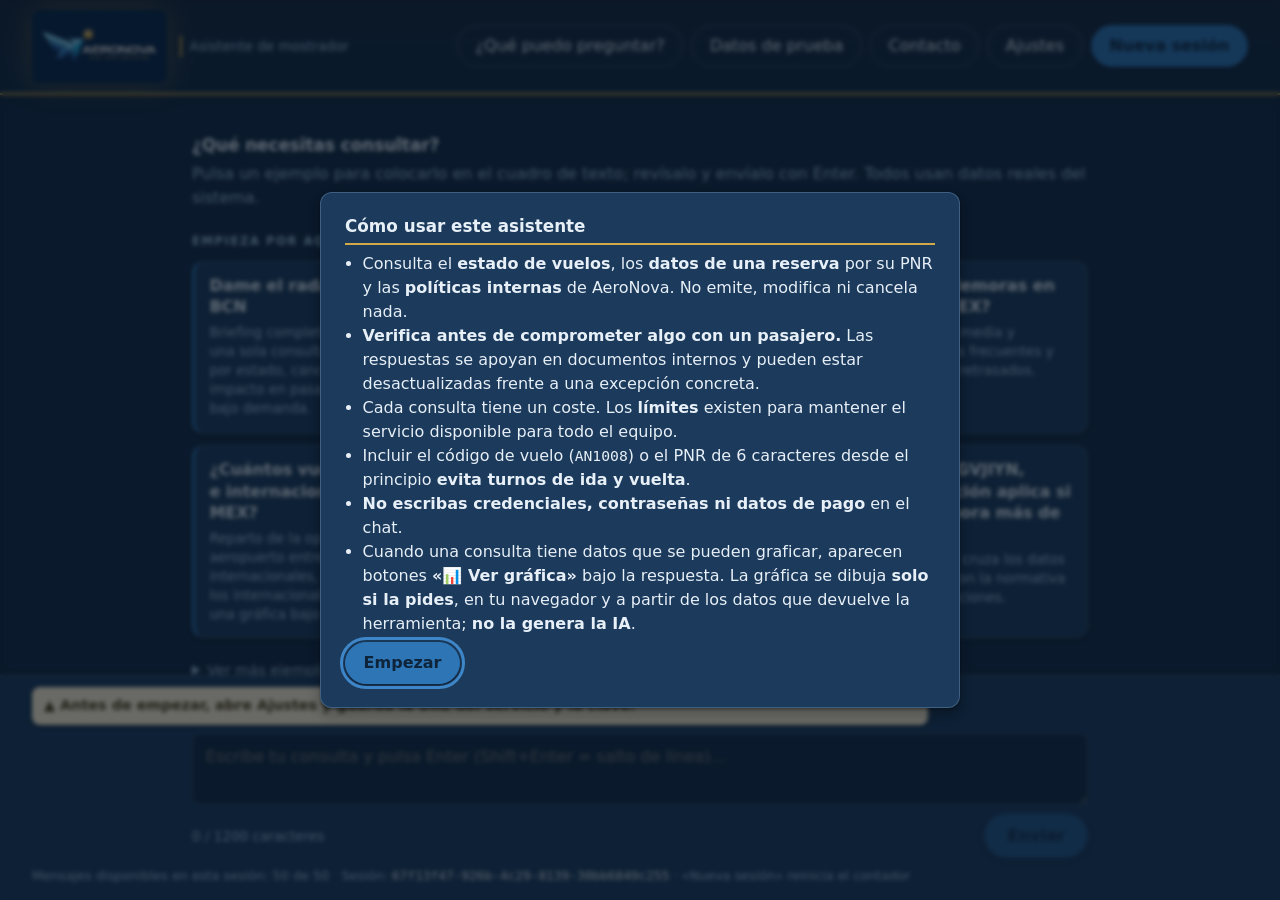
<file: ui/index.html>
<!doctype html>
<html lang="es">
<head>
  <meta charset="utf-8">
  <meta name="viewport" content="width=device-width, initial-scale=1">
  <title>AeroNova · Asistente de mostrador</title>
  <link rel="stylesheet" href="styles.css">
</head>
<body>
  <a class="skip-link" href="#campo-mensaje">Saltar al campo de mensaje</a>

  <header class="cabecera">
    <div class="cabecera-marca">
      <img class="marca-logo" src="logo.png" width="1024" height="559"
           alt="AeroNova · Aviation &amp; Innovation">
      <h1 class="visualmente-oculto">AeroNova · Asistente de mostrador</h1>
      <span class="marca-sub" aria-hidden="true">Asistente de mostrador</span>
    </div>
    <div class="cabecera-acciones">
      <span id="aviso-coste" class="pastilla pastilla-aviso" hidden role="status" aria-live="polite"></span>
      <button type="button" id="btn-guia" class="btn btn-plano" aria-haspopup="dialog">¿Qué puedo preguntar?</button>
      <button type="button" id="btn-datos" class="btn btn-plano" aria-haspopup="dialog">Datos de prueba</button>
      <button type="button" id="btn-contacto" class="btn btn-plano" aria-haspopup="dialog">Contacto</button>
      <button type="button" id="btn-ajustes" class="btn btn-plano" aria-expanded="false" aria-controls="ajustes">Ajustes</button>
      <button type="button" id="btn-nueva-sesion" class="btn btn-acento">Nueva sesión</button>
    </div>
  </header>

  <section id="ajustes" class="ajustes" hidden aria-labelledby="ajustes-titulo">
    <h2 id="ajustes-titulo">Conexión</h2>
    <p class="ajustes-nota">Pega aquí la URL del servicio y la <code>x-api-key</code>, y pulsa
      <strong>Guardar y usar</strong>. Se guardan solo en este navegador.</p>
    <label for="in-api-url">URL del API</label>
    <input type="url" id="in-api-url" inputmode="url" autocomplete="off" spellcheck="false"
           placeholder="https://…execute-api…amazonaws.com/prod/v1/chat">
    <label for="in-api-key">x-api-key</label>
    <input type="password" id="in-api-key" autocomplete="off" spellcheck="false" placeholder="clave del Usage Plan">
    <div class="ajustes-acciones">
      <button type="button" id="btn-guardar-ajustes" class="btn btn-acento">Guardar y usar</button>
      <button type="button" id="btn-cerrar-ajustes" class="btn btn-plano">Cerrar</button>
      <span id="ajustes-ok" class="ajustes-ok" role="status" aria-live="polite" hidden>Guardado ✓</span>
    </div>
    <details class="ajustes-sim" id="ajustes-sim" hidden>
      <summary>Herramientas de prueba de la interfaz (solo QA)</summary>
      <p class="ajustes-nota">Solo para verificar la lista U-1…U-14. Fuerzan un estado en el cliente
        sin llamar al servidor. <strong>No las necesitas para usar el asistente.</strong>
        Se muestran solo si abres la página con <code>?pruebas=1</code>.</p>
      <div class="sim-botones">
        <button type="button" class="btn btn-plano" data-sim="turno40">Turno 40 (banda de aviso)</button>
        <button type="button" class="btn btn-plano" data-sim="truncado">Contexto truncado</button>
        <button type="button" class="btn btn-plano" data-sim="max_rounds">finish_reason max_rounds</button>
        <button type="button" class="btn btn-plano" data-sim="budget">429 coste de sesión</button>
        <button type="button" class="btn btn-plano" data-sim="quota">429 cuota mensual</button>
      </div>
    </details>
  </section>

  <main class="conversacion" id="conversacion" aria-live="polite" aria-label="Conversación">
    <div id="estado-vacio" class="estado-vacio">
      <h2>¿Qué necesitas consultar?</h2>
      <p class="estado-vacio-sub">Pulsa un ejemplo para colocarlo en el cuadro de texto; revísalo y envíalo con Enter. Todos usan datos reales del sistema.</p>
      <div class="destacados-cabecera">
        <span class="destacados-eyebrow">Empieza por aquí</span>
      </div>
      <div id="destacados-lista" class="destacados-lista"></div>
      <details id="mas-ejemplos" class="mas-ejemplos">
        <summary>Ver más ejemplos por capacidad</summary>
        <div id="tarjetas-ejemplo" class="tarjetas-ejemplo"></div>
      </details>
    </div>
    <ol id="hilo" class="hilo" aria-label="Mensajes"></ol>
  </main>

  <div id="banda-turnos" class="banda banda-turnos" hidden role="status" aria-live="polite"></div>

  <footer class="redaccion">
    <div id="indicador-tool" class="indicador-tool" hidden role="status" aria-live="polite">
      <svg class="avion-carga" viewBox="0 0 68 24" aria-hidden="true">
        <line class="pista" x1="2" y1="21" x2="40" y2="21"/>
        <path class="avion" d="M2 21 L22 12 2 3 2 10 17 12 2 14 Z"/>
      </svg>
      <span id="indicador-tool-texto"></span>
    </div>
    <p id="hint-conexion" class="hint-conexion" hidden>
      Antes de empezar, abre <strong>Ajustes</strong> y guarda la URL del servicio y la clave.
    </p>
    <form id="form-mensaje" class="form-mensaje">
      <label class="visualmente-oculto" for="campo-mensaje">Mensaje para el asistente</label>
      <textarea id="campo-mensaje" rows="2" maxlength="4000"
                placeholder="Escribe tu consulta y pulsa Enter (Shift+Enter = salto de línea)…" autocomplete="off"></textarea>
      <div class="redaccion-pie">
        <span id="contador" class="contador" role="status" aria-live="polite">0 / 1200 caracteres</span>
        <span id="aviso-entrada" class="aviso-entrada" role="status" aria-live="polite" hidden></span>
        <button type="submit" id="btn-enviar" class="btn btn-acento">Enviar</button>
      </div>
    </form>
    <p id="sesion-info" class="sesion-info">
      <span id="turnos-restantes" class="turnos-restantes" role="status" aria-live="polite">Mensajes disponibles en esta sesión: 50 de 50</span>
      <span class="sep" aria-hidden="true"> · </span>
      Sesión: <span id="sesion-id">—</span>
      <span class="sesion-nota"> · «Nueva sesión» reinicia el contador</span>
    </p>
  </footer>

  <!-- Guía de uso -->
  <dialog id="dlg-guia" class="dlg" aria-labelledby="dlg-guia-titulo">
    <div class="dlg-cuerpo">
      <h2 id="dlg-guia-titulo">¿Qué puedo preguntar?</h2>
      <p class="dlg-intro">Pulsa cualquier ejemplo para colocarlo en el cuadro de texto. Todos usan datos que existen de verdad en el sistema.</p>
      <h3>Consultas con más impacto</h3>
      <div id="guia-destacados" class="guia-destacados"></div>
      <div id="guia-grupos" class="guia-grupos"></div>
      <h3>Qué no puedo hacer</h3>
      <ul id="guia-no-puedo"></ul>
      <h3>Consejos para consultas eficaces</h3>
      <ul id="guia-consejos"></ul>
      <form method="dialog"><button class="btn btn-acento">Entendido</button></form>
    </div>
  </dialog>

  <!-- Datos de prueba (demo) -->
  <dialog id="dlg-datos" class="dlg" aria-labelledby="dlg-datos-titulo">
    <div class="dlg-cuerpo">
      <h2 id="dlg-datos-titulo">Datos de prueba</h2>
      <p>Es una demo: no hay pasajeros reales. Usa estos códigos y localizadores, que sí existen
        en el conjunto de datos. Pulsa <strong>Usar</strong> para meter la consulta en el chat.</p>
      <h3>Vuelos</h3>
      <div class="tabla-datos-wrap"><table class="tabla-datos" id="tabla-vuelos"></table></div>
      <h3>Reservas (PNR)</h3>
      <div class="tabla-datos-wrap"><table class="tabla-datos" id="tabla-reservas"></table></div>
      <form method="dialog"><button class="btn btn-acento">Cerrar</button></form>
    </div>
  </dialog>

  <!-- Contacto -->
  <dialog id="dlg-contacto" class="dlg" aria-labelledby="dlg-contacto-titulo">
    <div class="dlg-cuerpo">
      <h2 id="dlg-contacto-titulo">Contacto</h2>
      <p>Proyecto AeroNova · asistente conversacional de mostrador.</p>
      <ul class="lista-suelta contacto-lista">
        <li><strong>Jesús Antonio Arredondo</strong></li>
        <li>Correo: <a href="mailto:jesusarredondo0498@gmail.com">jesusarredondo0498@gmail.com</a></li>
        <li>LinkedIn:
          <a href="https://www.linkedin.com/in/jes%C3%BAs-antonio-arredondo-g-inda-a35711207"
             target="_blank" rel="noopener noreferrer">Jesús Antonio Arredondo</a></li>
      </ul>
      <form method="dialog"><button class="btn btn-acento">Cerrar</button></form>
    </div>
  </dialog>

  <!-- Uso responsable -->
  <dialog id="dlg-responsable" class="dlg" aria-labelledby="dlg-resp-titulo">
    <div class="dlg-cuerpo">
      <h2 id="dlg-resp-titulo">Cómo usar este asistente</h2>
      <ul class="lista-suelta">
        <li>Consulta el <strong>estado de vuelos</strong>, los <strong>datos de una reserva</strong> por su PNR y las <strong>políticas internas</strong> de AeroNova. No emite, modifica ni cancela nada.</li>
        <li><strong>Verifica antes de comprometer algo con un pasajero.</strong> Las respuestas se apoyan en documentos internos y pueden estar desactualizadas frente a una excepción concreta.</li>
        <li>Cada consulta tiene un coste. Los <strong>límites</strong> existen para mantener el servicio disponible para todo el equipo.</li>
        <li>Incluir el código de vuelo (<code>AN1008</code>) o el PNR de 6 caracteres desde el principio <strong>evita turnos de ida y vuelta</strong>.</li>
        <li><strong>No escribas credenciales, contraseñas ni datos de pago</strong> en el chat.</li>
        <li>Cuando una consulta tiene datos que se pueden graficar, aparecen botones
          <strong>«📊 Ver gráfica»</strong> bajo la respuesta. La gráfica se dibuja
          <strong>solo si la pides</strong>, en tu navegador y a partir de los datos que
          devuelve la herramienta; <strong>no la genera la IA</strong>.</li>
      </ul>
      <form method="dialog"><button class="btn btn-acento">Empezar</button></form>
    </div>
  </dialog>

  <!-- Coste de sesión agotado -->
  <dialog id="dlg-budget" class="dlg" aria-labelledby="dlg-budget-titulo">
    <div class="dlg-cuerpo">
      <h2 id="dlg-budget-titulo"><span aria-hidden="true">■</span> Sesión finalizada por coste</h2>
      <p>Esta sesión alcanzó el límite de coste previsto. Abre una sesión nueva para seguir consultando; el historial anterior no se recupera.</p>
      <div class="dlg-acciones">
        <button type="button" id="btn-budget-nueva" class="btn btn-acento">Nueva sesión</button>
        <form method="dialog"><button class="btn btn-plano">Cerrar</button></form>
      </div>
    </div>
  </dialog>

  <!-- Cuota mensual agotada -->
  <dialog id="dlg-quota" class="dlg" aria-labelledby="dlg-quota-titulo">
    <div class="dlg-cuerpo">
      <h2 id="dlg-quota-titulo"><span aria-hidden="true">■</span> Servicio no disponible</h2>
      <p>El asistente ha alcanzado su cuota mensual de consultas. Contacta con la persona responsable del servicio para ampliarla.</p>
      <form method="dialog"><button class="btn btn-acento">Entendido</button></form>
    </div>
  </dialog>

  <script src="app.js"></script>
</body>
</html>
</file>
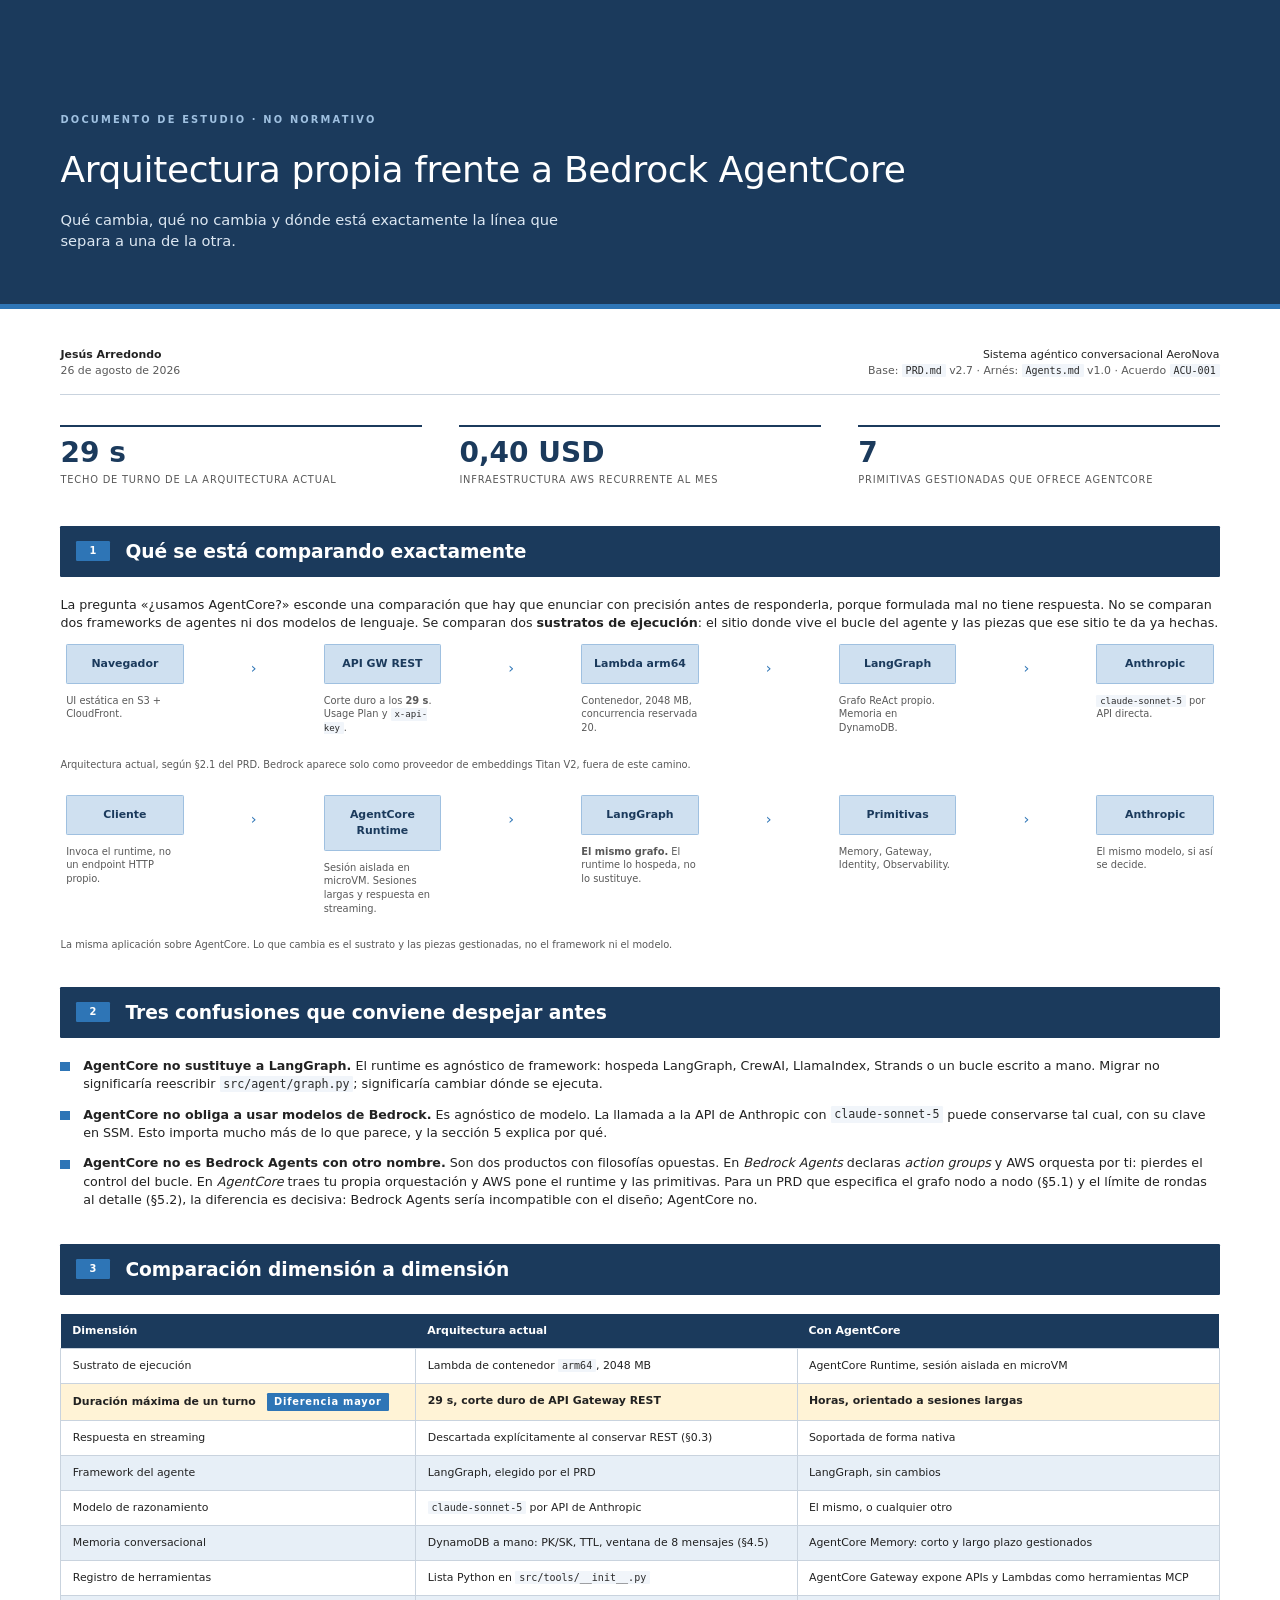
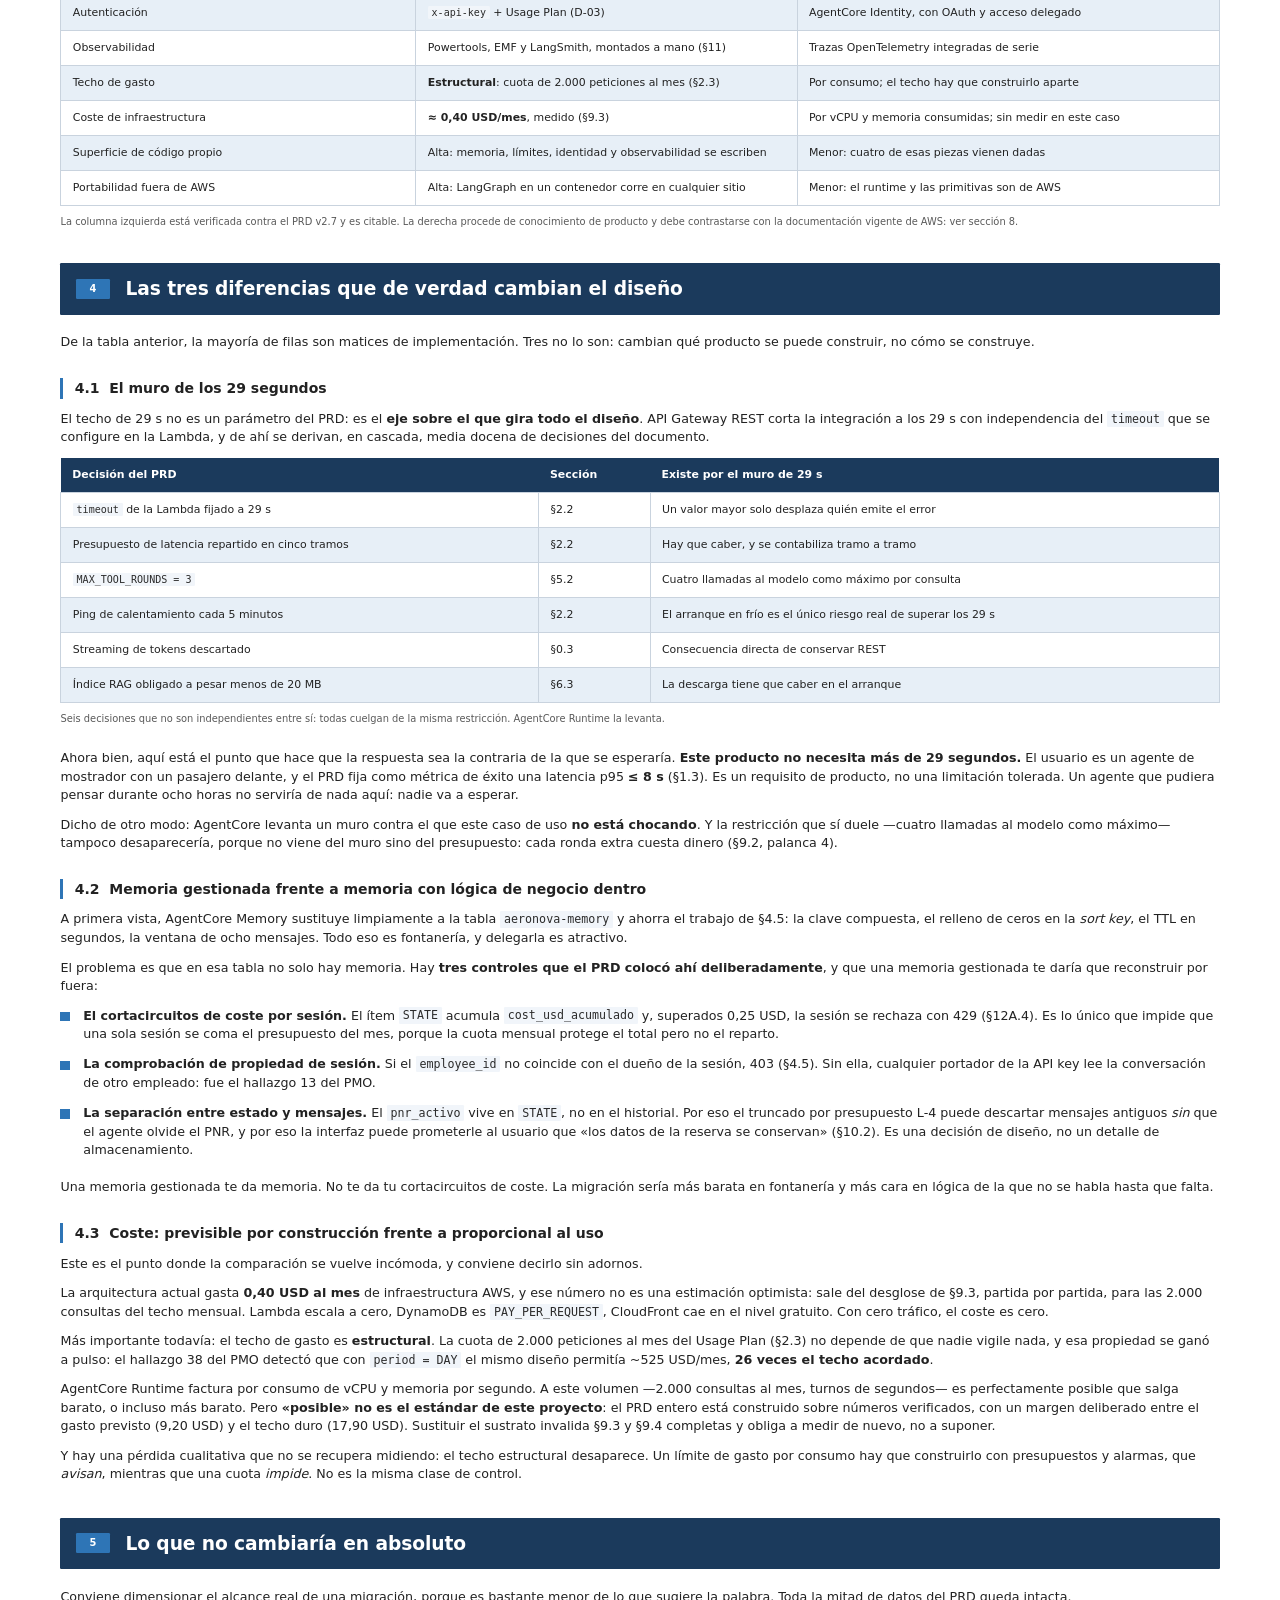
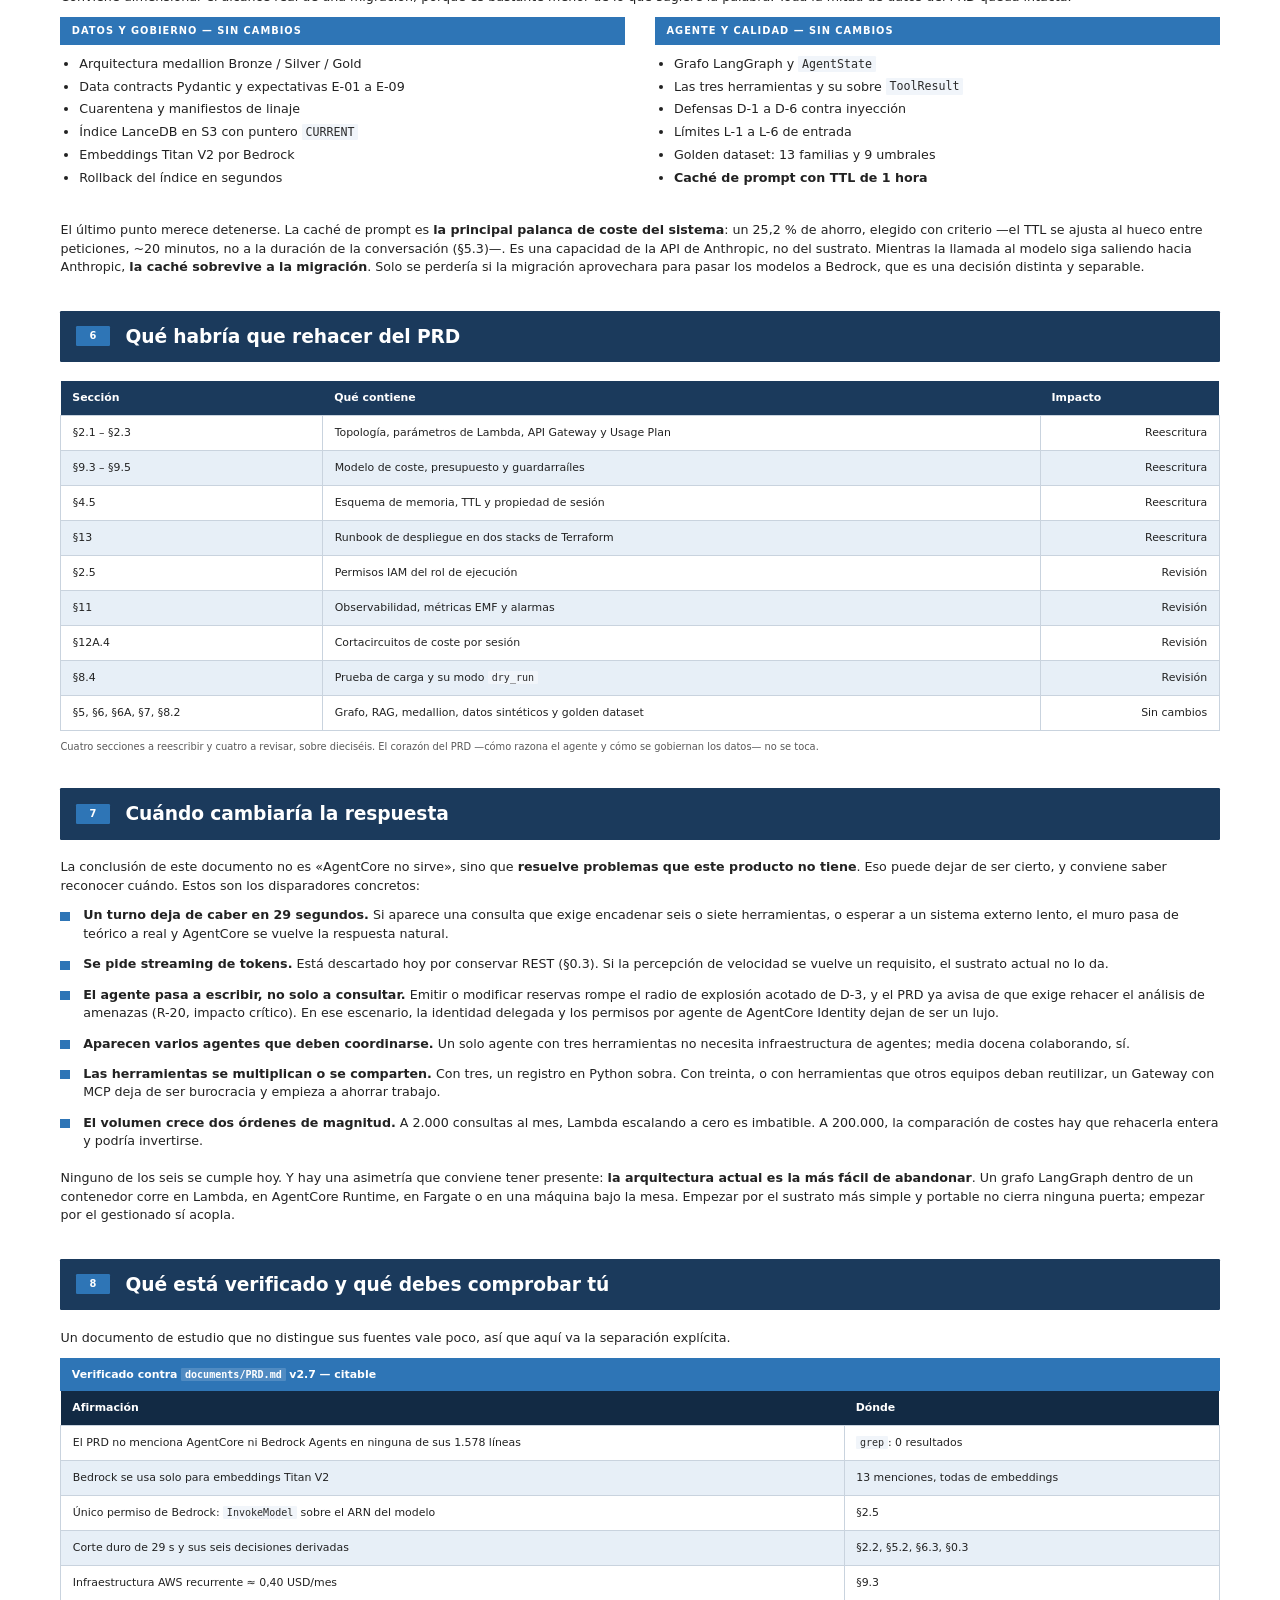
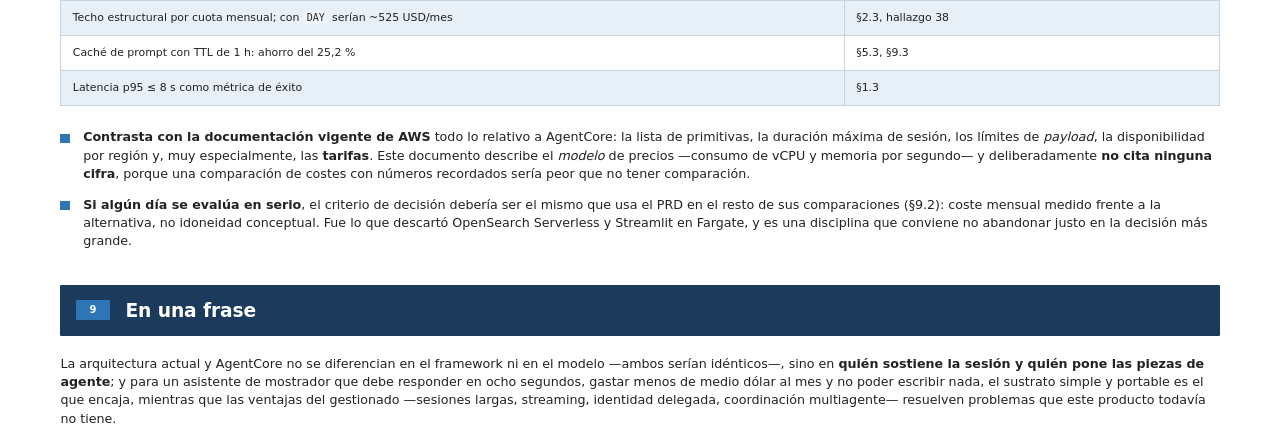
<file: documents/estudio/agentcore-vs-arquitectura-actual.html>
<!DOCTYPE html>
<html lang="es">
<head>
<meta charset="utf-8">
<title>Arquitectura propia frente a Bedrock AgentCore</title>
<link rel="stylesheet" href="report.css">
</head>
<body>

<header class="cover">
  <p class="eyebrow">Documento de estudio &middot; No normativo</p>
  <h1>Arquitectura propia frente a Bedrock AgentCore</h1>
  <p class="lede">Qué cambia, qué no cambia y dónde está exactamente la línea que separa a una de la otra.</p>
</header>

<div class="wrap">

  <div class="meta">
    <div>
      <div class="who">Jesús Arredondo</div>
      <div class="when">26 de agosto de 2026</div>
    </div>
    <div class="right">
      <div>Sistema agéntico conversacional AeroNova</div>
      <div class="note">Base: <code>PRD.md</code> v2.7 &middot; Arnés: <code>Agents.md</code> v1.0 &middot; Acuerdo <code>ACU-001</code></div>
    </div>
  </div>

  <div class="kpis">
    <div class="kpi"><div class="value">29 s</div><div class="lab">Techo de turno de la arquitectura actual</div></div>
    <div class="kpi"><div class="value">0,40 USD</div><div class="lab">Infraestructura AWS recurrente al mes</div></div>
    <div class="kpi"><div class="value">7</div><div class="lab">Primitivas gestionadas que ofrece AgentCore</div></div>
  </div>

  <!-- ============================================================ 1 -->
  <div class="section"><span class="n">1</span><h2>Qué se está comparando exactamente</h2></div>

  <p>La pregunta «¿usamos AgentCore?» esconde una comparación que hay que enunciar con
  precisión antes de responderla, porque formulada mal no tiene respuesta. No se comparan dos
  frameworks de agentes ni dos modelos de lenguaje. Se comparan dos <strong>sustratos de
  ejecución</strong>: el sitio donde vive el bucle del agente y las piezas que ese sitio te da
  ya hechas.</p>

  <div class="pipeline">
    <div class="stage">
      <div class="box">Navegador</div>
      <div class="cap">UI estática en S3 + CloudFront.</div>
    </div>
    <div class="chev">&rsaquo;</div>
    <div class="stage">
      <div class="box">API GW REST</div>
      <div class="cap">Corte duro a los <strong>29 s</strong>. Usage Plan y <code>x-api-key</code>.</div>
    </div>
    <div class="chev">&rsaquo;</div>
    <div class="stage">
      <div class="box">Lambda arm64</div>
      <div class="cap">Contenedor, 2048 MB, concurrencia reservada 20.</div>
    </div>
    <div class="chev">&rsaquo;</div>
    <div class="stage">
      <div class="box">LangGraph</div>
      <div class="cap">Grafo ReAct propio. Memoria en DynamoDB.</div>
    </div>
    <div class="chev">&rsaquo;</div>
    <div class="stage">
      <div class="box">Anthropic</div>
      <div class="cap"><code>claude-sonnet-5</code> por API directa.</div>
    </div>
  </div>
  <p class="caption">Arquitectura actual, según §2.1 del PRD. Bedrock aparece solo como proveedor de
  embeddings Titan V2, fuera de este camino.</p>

  <div class="pipeline">
    <div class="stage">
      <div class="box">Cliente</div>
      <div class="cap">Invoca el runtime, no un endpoint HTTP propio.</div>
    </div>
    <div class="chev">&rsaquo;</div>
    <div class="stage">
      <div class="box">AgentCore Runtime</div>
      <div class="cap">Sesión aislada en microVM. Sesiones largas y respuesta en streaming.</div>
    </div>
    <div class="chev">&rsaquo;</div>
    <div class="stage">
      <div class="box">LangGraph</div>
      <div class="cap"><strong>El mismo grafo.</strong> El runtime lo hospeda, no lo sustituye.</div>
    </div>
    <div class="chev">&rsaquo;</div>
    <div class="stage">
      <div class="box">Primitivas</div>
      <div class="cap">Memory, Gateway, Identity, Observability.</div>
    </div>
    <div class="chev">&rsaquo;</div>
    <div class="stage">
      <div class="box">Anthropic</div>
      <div class="cap">El mismo modelo, si así se decide.</div>
    </div>
  </div>
  <p class="caption">La misma aplicación sobre AgentCore. Lo que cambia es el sustrato y las piezas
  gestionadas, no el framework ni el modelo.</p>

  <!-- ============================================================ 2 -->
  <div class="section"><span class="n">2</span><h2>Tres confusiones que conviene despejar antes</h2></div>

  <ul class="findings">
    <li><strong>AgentCore no sustituye a LangGraph.</strong> El runtime es agnóstico de
        framework: hospeda LangGraph, CrewAI, LlamaIndex, Strands o un bucle escrito a mano.
        Migrar no significaría reescribir <code>src/agent/graph.py</code>; significaría
        cambiar dónde se ejecuta.</li>
    <li><strong>AgentCore no obliga a usar modelos de Bedrock.</strong> Es agnóstico de
        modelo. La llamada a la API de Anthropic con <code>claude-sonnet-5</code> puede
        conservarse tal cual, con su clave en SSM. Esto importa mucho más de lo que parece, y
        la sección 5 explica por qué.</li>
    <li><strong>AgentCore no es Bedrock Agents con otro nombre.</strong> Son dos productos con
        filosofías opuestas. En <em>Bedrock Agents</em> declaras <em>action groups</em> y AWS
        orquesta por ti: pierdes el control del bucle. En <em>AgentCore</em> traes tu propia
        orquestación y AWS pone el runtime y las primitivas. Para un PRD que especifica el
        grafo nodo a nodo (§5.1) y el límite de rondas al detalle (§5.2), la diferencia es
        decisiva: Bedrock Agents sería incompatible con el diseño; AgentCore no.</li>
  </ul>

  <!-- ============================================================ 3 -->
  <div class="section"><span class="n">3</span><h2>Comparación dimensión a dimensión</h2></div>

  <table class="data">
    <thead>
      <tr><th>Dimensión</th><th>Arquitectura actual</th><th>Con AgentCore</th></tr>
    </thead>
    <tbody>
      <tr>
        <td>Sustrato de ejecución</td>
        <td>Lambda de contenedor <code>arm64</code>, 2048 MB</td>
        <td>AgentCore Runtime, sesión aislada en microVM</td>
      </tr>
      <tr class="highlight">
        <td>Duración máxima de un turno <span class="badge">Diferencia mayor</span></td>
        <td><strong>29 s</strong>, corte duro de API Gateway REST</td>
        <td><strong>Horas</strong>, orientado a sesiones largas</td>
      </tr>
      <tr>
        <td>Respuesta en streaming</td>
        <td>Descartada explícitamente al conservar REST (§0.3)</td>
        <td>Soportada de forma nativa</td>
      </tr>
      <tr>
        <td>Framework del agente</td>
        <td>LangGraph, elegido por el PRD</td>
        <td>LangGraph, sin cambios</td>
      </tr>
      <tr>
        <td>Modelo de razonamiento</td>
        <td><code>claude-sonnet-5</code> por API de Anthropic</td>
        <td>El mismo, o cualquier otro</td>
      </tr>
      <tr>
        <td>Memoria conversacional</td>
        <td>DynamoDB a mano: PK/SK, TTL, ventana de 8 mensajes (§4.5)</td>
        <td>AgentCore Memory: corto y largo plazo gestionados</td>
      </tr>
      <tr>
        <td>Registro de herramientas</td>
        <td>Lista Python en <code>src/tools/__init__.py</code></td>
        <td>AgentCore Gateway expone APIs y Lambdas como herramientas MCP</td>
      </tr>
      <tr>
        <td>Autenticación</td>
        <td><code>x-api-key</code> + Usage Plan (D-03)</td>
        <td>AgentCore Identity, con OAuth y acceso delegado</td>
      </tr>
      <tr>
        <td>Observabilidad</td>
        <td>Powertools, EMF y LangSmith, montados a mano (§11)</td>
        <td>Trazas OpenTelemetry integradas de serie</td>
      </tr>
      <tr>
        <td>Techo de gasto</td>
        <td><strong>Estructural</strong>: cuota de 2.000 peticiones al mes (§2.3)</td>
        <td>Por consumo; el techo hay que construirlo aparte</td>
      </tr>
      <tr>
        <td>Coste de infraestructura</td>
        <td><strong>≈ 0,40 USD/mes</strong>, medido (§9.3)</td>
        <td>Por vCPU y memoria consumidas; sin medir en este caso</td>
      </tr>
      <tr>
        <td>Superficie de código propio</td>
        <td>Alta: memoria, límites, identidad y observabilidad se escriben</td>
        <td>Menor: cuatro de esas piezas vienen dadas</td>
      </tr>
      <tr>
        <td>Portabilidad fuera de AWS</td>
        <td>Alta: LangGraph en un contenedor corre en cualquier sitio</td>
        <td>Menor: el runtime y las primitivas son de AWS</td>
      </tr>
    </tbody>
  </table>
  <p class="caption">La columna izquierda está verificada contra el PRD v2.7 y es citable. La derecha
  procede de conocimiento de producto y debe contrastarse con la documentación vigente de AWS: ver
  sección 8.</p>

  <!-- ============================================================ 4 -->
  <div class="section"><span class="n">4</span><h2>Las tres diferencias que de verdad cambian el diseño</h2></div>

  <p>De la tabla anterior, la mayoría de filas son matices de implementación. Tres no lo son:
  cambian qué producto se puede construir, no cómo se construye.</p>

  <div class="subsection"><h3>4.1&nbsp; El muro de los 29 segundos</h3></div>

  <p>El techo de 29 s no es un parámetro del PRD: es el <strong>eje sobre el que gira todo el
  diseño</strong>. API Gateway REST corta la integración a los 29 s con independencia del
  <code>timeout</code> que se configure en la Lambda, y de ahí se derivan, en cascada, media
  docena de decisiones del documento.</p>

  <table class="data">
    <thead>
      <tr><th>Decisión del PRD</th><th>Sección</th><th>Existe por el muro de 29 s</th></tr>
    </thead>
    <tbody>
      <tr><td><code>timeout</code> de la Lambda fijado a 29 s</td><td>§2.2</td><td>Un valor mayor solo desplaza quién emite el error</td></tr>
      <tr><td>Presupuesto de latencia repartido en cinco tramos</td><td>§2.2</td><td>Hay que caber, y se contabiliza tramo a tramo</td></tr>
      <tr><td><code>MAX_TOOL_ROUNDS = 3</code></td><td>§5.2</td><td>Cuatro llamadas al modelo como máximo por consulta</td></tr>
      <tr><td>Ping de calentamiento cada 5 minutos</td><td>§2.2</td><td>El arranque en frío es el único riesgo real de superar los 29 s</td></tr>
      <tr><td>Streaming de tokens descartado</td><td>§0.3</td><td>Consecuencia directa de conservar REST</td></tr>
      <tr><td>Índice RAG obligado a pesar menos de 20 MB</td><td>§6.3</td><td>La descarga tiene que caber en el arranque</td></tr>
    </tbody>
  </table>
  <p class="caption">Seis decisiones que no son independientes entre sí: todas cuelgan de la misma
  restricción. AgentCore Runtime la levanta.</p>

  <p>Ahora bien, aquí está el punto que hace que la respuesta sea la contraria de la que se
  esperaría. <strong>Este producto no necesita más de 29 segundos.</strong> El usuario es un
  agente de mostrador con un pasajero delante, y el PRD fija como métrica de éxito una latencia
  p95 <strong>≤ 8 s</strong> (§1.3). Es un requisito de producto, no una limitación tolerada.
  Un agente que pudiera pensar durante ocho horas no serviría de nada aquí: nadie va a esperar.</p>

  <p>Dicho de otro modo: AgentCore levanta un muro contra el que este caso de uso
  <strong>no está chocando</strong>. Y la restricción que sí duele —cuatro llamadas al modelo
  como máximo— tampoco desaparecería, porque no viene del muro sino del presupuesto: cada
  ronda extra cuesta dinero (§9.2, palanca 4).</p>

  <div class="subsection"><h3>4.2&nbsp; Memoria gestionada frente a memoria con lógica de negocio dentro</h3></div>

  <p>A primera vista, AgentCore Memory sustituye limpiamente a la tabla <code>aeronova-memory</code>
  y ahorra el trabajo de §4.5: la clave compuesta, el relleno de ceros en la <em>sort key</em>,
  el TTL en segundos, la ventana de ocho mensajes. Todo eso es fontanería, y delegarla es
  atractivo.</p>

  <p>El problema es que en esa tabla no solo hay memoria. Hay <strong>tres controles que el
  PRD colocó ahí deliberadamente</strong>, y que una memoria gestionada te daría que
  reconstruir por fuera:</p>

  <ul class="findings">
    <li><strong>El cortacircuitos de coste por sesión.</strong> El ítem <code>STATE</code>
        acumula <code>cost_usd_acumulado</code> y, superados 0,25 USD, la sesión se rechaza con
        429 (§12A.4). Es lo único que impide que una sola sesión se coma el presupuesto del mes,
        porque la cuota mensual protege el total pero no el reparto.</li>
    <li><strong>La comprobación de propiedad de sesión.</strong> Si el <code>employee_id</code>
        no coincide con el dueño de la sesión, 403 (§4.5). Sin ella, cualquier portador de la
        API key lee la conversación de otro empleado: fue el hallazgo 13 del PMO.</li>
    <li><strong>La separación entre estado y mensajes.</strong> El <code>pnr_activo</code> vive
        en <code>STATE</code>, no en el historial. Por eso el truncado por presupuesto L-4 puede
        descartar mensajes antiguos <em>sin</em> que el agente olvide el PNR, y por eso la
        interfaz puede prometerle al usuario que «los datos de la reserva se conservan» (§10.2).
        Es una decisión de diseño, no un detalle de almacenamiento.</li>
  </ul>

  <p>Una memoria gestionada te da memoria. No te da tu cortacircuitos de coste. La migración
  sería más barata en fontanería y más cara en lógica de la que no se habla hasta que falta.</p>

  <div class="subsection"><h3>4.3&nbsp; Coste: previsible por construcción frente a proporcional al uso</h3></div>

  <p>Este es el punto donde la comparación se vuelve incómoda, y conviene decirlo sin adornos.</p>

  <p>La arquitectura actual gasta <strong>0,40 USD al mes</strong> de infraestructura AWS, y ese
  número no es una estimación optimista: sale del desglose de §9.3, partida por partida, para
  las 2.000 consultas del techo mensual. Lambda escala a cero, DynamoDB es
  <code>PAY_PER_REQUEST</code>, CloudFront cae en el nivel gratuito. Con cero tráfico, el coste
  es cero.</p>

  <p>Más importante todavía: el techo de gasto es <strong>estructural</strong>. La cuota de
  2.000 peticiones al mes del Usage Plan (§2.3) no depende de que nadie vigile nada, y esa
  propiedad se ganó a pulso: el hallazgo 38 del PMO detectó que con <code>period = DAY</code>
  el mismo diseño permitía ~525 USD/mes, <strong>26 veces el techo acordado</strong>.</p>

  <p>AgentCore Runtime factura por consumo de vCPU y memoria por segundo. A este volumen
  —2.000 consultas al mes, turnos de segundos— es perfectamente posible que salga barato, o
  incluso más barato. Pero <strong>«posible» no es el estándar de este proyecto</strong>: el
  PRD entero está construido sobre números verificados, con un margen deliberado entre el
  gasto previsto (9,20 USD) y el techo duro (17,90 USD). Sustituir el sustrato invalida §9.3 y
  §9.4 completas y obliga a medir de nuevo, no a suponer.</p>

  <p>Y hay una pérdida cualitativa que no se recupera midiendo: el techo estructural
  desaparece. Un límite de gasto por consumo hay que construirlo con presupuestos y alarmas,
  que <em>avisan</em>, mientras que una cuota <em>impide</em>. No es la misma clase de control.</p>

  <!-- ============================================================ 5 -->
  <div class="section"><span class="n">5</span><h2>Lo que no cambiaría en absoluto</h2></div>

  <p>Conviene dimensionar el alcance real de una migración, porque es bastante menor de lo que
  sugiere la palabra. Toda la mitad de datos del PRD queda intacta.</p>

  <div class="catalog">
    <div>
      <div class="group">
        <div class="head">Datos y gobierno — sin cambios</div>
        <ul>
          <li>Arquitectura medallion Bronze / Silver / Gold</li>
          <li>Data contracts Pydantic y expectativas E-01 a E-09</li>
          <li>Cuarentena y manifiestos de linaje</li>
          <li>Índice LanceDB en S3 con puntero <code>CURRENT</code></li>
          <li>Embeddings Titan V2 por Bedrock</li>
          <li>Rollback del índice en segundos</li>
        </ul>
      </div>
    </div>
    <div>
      <div class="group">
        <div class="head">Agente y calidad — sin cambios</div>
        <ul>
          <li>Grafo LangGraph y <code>AgentState</code></li>
          <li>Las tres herramientas y su sobre <code>ToolResult</code></li>
          <li>Defensas D-1 a D-6 contra inyección</li>
          <li>Límites L-1 a L-6 de entrada</li>
          <li>Golden dataset: 13 familias y 9 umbrales</li>
          <li><strong>Caché de prompt con TTL de 1 hora</strong></li>
        </ul>
      </div>
    </div>
  </div>

  <p>El último punto merece detenerse. La caché de prompt es <strong>la principal palanca de
  coste del sistema</strong>: un 25,2 % de ahorro, elegido con criterio —el TTL se ajusta al
  hueco entre peticiones, ~20 minutos, no a la duración de la conversación (§5.3)—. Es una
  capacidad de la API de Anthropic, no del sustrato. Mientras la llamada al modelo siga
  saliendo hacia Anthropic, <strong>la caché sobrevive a la migración</strong>. Solo se
  perdería si la migración aprovechara para pasar los modelos a Bedrock, que es una decisión
  distinta y separable.</p>

  <!-- ============================================================ 6 -->
  <div class="section"><span class="n">6</span><h2>Qué habría que rehacer del PRD</h2></div>

  <table class="data">
    <thead>
      <tr><th>Sección</th><th>Qué contiene</th><th class="num">Impacto</th></tr>
    </thead>
    <tbody>
      <tr><td>§2.1 &ndash; §2.3</td><td>Topología, parámetros de Lambda, API Gateway y Usage Plan</td><td class="num">Reescritura</td></tr>
      <tr><td>§9.3 &ndash; §9.5</td><td>Modelo de coste, presupuesto y guardarraíles</td><td class="num">Reescritura</td></tr>
      <tr><td>§4.5</td><td>Esquema de memoria, TTL y propiedad de sesión</td><td class="num">Reescritura</td></tr>
      <tr><td>§13</td><td>Runbook de despliegue en dos stacks de Terraform</td><td class="num">Reescritura</td></tr>
      <tr><td>§2.5</td><td>Permisos IAM del rol de ejecución</td><td class="num">Revisión</td></tr>
      <tr><td>§11</td><td>Observabilidad, métricas EMF y alarmas</td><td class="num">Revisión</td></tr>
      <tr><td>§12A.4</td><td>Cortacircuitos de coste por sesión</td><td class="num">Revisión</td></tr>
      <tr><td>§8.4</td><td>Prueba de carga y su modo <code>dry_run</code></td><td class="num">Revisión</td></tr>
      <tr><td>§5, §6, §6A, §7, §8.2</td><td>Grafo, RAG, medallion, datos sintéticos y golden dataset</td><td class="num">Sin cambios</td></tr>
    </tbody>
  </table>
  <p class="caption">Cuatro secciones a reescribir y cuatro a revisar, sobre dieciséis. El corazón del
  PRD —cómo razona el agente y cómo se gobiernan los datos— no se toca.</p>

  <!-- ============================================================ 7 -->
  <div class="section"><span class="n">7</span><h2>Cuándo cambiaría la respuesta</h2></div>

  <p>La conclusión de este documento no es «AgentCore no sirve», sino que
  <strong>resuelve problemas que este producto no tiene</strong>. Eso puede dejar de ser cierto,
  y conviene saber reconocer cuándo. Estos son los disparadores concretos:</p>

  <ul class="findings">
    <li><strong>Un turno deja de caber en 29 segundos.</strong> Si aparece una consulta que
        exige encadenar seis o siete herramientas, o esperar a un sistema externo lento, el
        muro pasa de teórico a real y AgentCore se vuelve la respuesta natural.</li>
    <li><strong>Se pide streaming de tokens.</strong> Está descartado hoy por conservar REST
        (§0.3). Si la percepción de velocidad se vuelve un requisito, el sustrato actual no lo da.</li>
    <li><strong>El agente pasa a escribir, no solo a consultar.</strong> Emitir o modificar
        reservas rompe el radio de explosión acotado de D-3, y el PRD ya avisa de que exige
        rehacer el análisis de amenazas (R-20, impacto crítico). En ese escenario, la identidad
        delegada y los permisos por agente de AgentCore Identity dejan de ser un lujo.</li>
    <li><strong>Aparecen varios agentes que deben coordinarse.</strong> Un solo agente con tres
        herramientas no necesita infraestructura de agentes; media docena colaborando, sí.</li>
    <li><strong>Las herramientas se multiplican o se comparten.</strong> Con tres, un registro
        en Python sobra. Con treinta, o con herramientas que otros equipos deban reutilizar, un
        Gateway con MCP deja de ser burocracia y empieza a ahorrar trabajo.</li>
    <li><strong>El volumen crece dos órdenes de magnitud.</strong> A 2.000 consultas al mes,
        Lambda escalando a cero es imbatible. A 200.000, la comparación de costes hay que
        rehacerla entera y podría invertirse.</li>
  </ul>

  <p>Ninguno de los seis se cumple hoy. Y hay una asimetría que conviene tener presente:
  <strong>la arquitectura actual es la más fácil de abandonar</strong>. Un grafo LangGraph
  dentro de un contenedor corre en Lambda, en AgentCore Runtime, en Fargate o en una máquina
  bajo la mesa. Empezar por el sustrato más simple y portable no cierra ninguna puerta; empezar
  por el gestionado sí acopla.</p>

  <!-- ============================================================ 8 -->
  <div class="keep">
  <div class="section"><span class="n">8</span><h2>Qué está verificado y qué debes comprobar tú</h2></div>

  <p>Un documento de estudio que no distingue sus fuentes vale poco, así que aquí va la
  separación explícita.</p>
  </div>

  <div class="qtable">
    <div class="title">Verificado contra <code>documents/PRD.md</code> v2.7 &mdash; citable</div>
    <table class="data">
      <thead><tr><th>Afirmación</th><th>Dónde</th></tr></thead>
      <tbody>
        <tr><td>El PRD no menciona AgentCore ni Bedrock Agents en ninguna de sus 1.578 líneas</td><td><code>grep</code>: 0 resultados</td></tr>
        <tr><td>Bedrock se usa solo para embeddings Titan V2</td><td>13 menciones, todas de embeddings</td></tr>
        <tr><td>Único permiso de Bedrock: <code>InvokeModel</code> sobre el ARN del modelo</td><td>§2.5</td></tr>
        <tr><td>Corte duro de 29 s y sus seis decisiones derivadas</td><td>§2.2, §5.2, §6.3, §0.3</td></tr>
        <tr><td>Infraestructura AWS recurrente ≈ 0,40 USD/mes</td><td>§9.3</td></tr>
        <tr><td>Techo estructural por cuota mensual; con <code>DAY</code> serían ~525 USD/mes</td><td>§2.3, hallazgo 38</td></tr>
        <tr><td>Caché de prompt con TTL de 1 h: ahorro del 25,2 %</td><td>§5.3, §9.3</td></tr>
        <tr><td>Latencia p95 ≤ 8 s como métrica de éxito</td><td>§1.3</td></tr>
      </tbody>
    </table>
  </div>

  <ul class="findings">
    <li><strong>Contrasta con la documentación vigente de AWS</strong> todo lo relativo a
        AgentCore: la lista de primitivas, la duración máxima de sesión, los límites de
        <em>payload</em>, la disponibilidad por región y, muy especialmente, las
        <strong>tarifas</strong>. Este documento describe el <em>modelo</em> de precios
        —consumo de vCPU y memoria por segundo— y deliberadamente <strong>no cita ninguna
        cifra</strong>, porque una comparación de costes con números recordados sería peor que
        no tener comparación.</li>
    <li><strong>Si algún día se evalúa en serio</strong>, el criterio de decisión debería ser
        el mismo que usa el PRD en el resto de sus comparaciones (§9.2): coste mensual medido
        frente a la alternativa, no idoneidad conceptual. Fue lo que descartó OpenSearch
        Serverless y Streamlit en Fargate, y es una disciplina que conviene no abandonar
        justo en la decisión más grande.</li>
  </ul>

  <div class="keep">
  <div class="section"><span class="n">9</span><h2>En una frase</h2></div>

  <p>La arquitectura actual y AgentCore no se diferencian en el framework ni en el modelo
  —ambos serían idénticos—, sino en <strong>quién sostiene la sesión y quién pone las piezas
  de agente</strong>; y para un asistente de mostrador que debe responder en ocho segundos,
  gastar menos de medio dólar al mes y no poder escribir nada, el sustrato simple y portable
  es el que encaja, mientras que las ventajas del gestionado —sesiones largas, streaming,
  identidad delegada, coordinación multiagente— resuelven problemas que este producto todavía
  no tiene.</p>
  </div>

</div><!-- /wrap -->
</body>
</html>
</file>
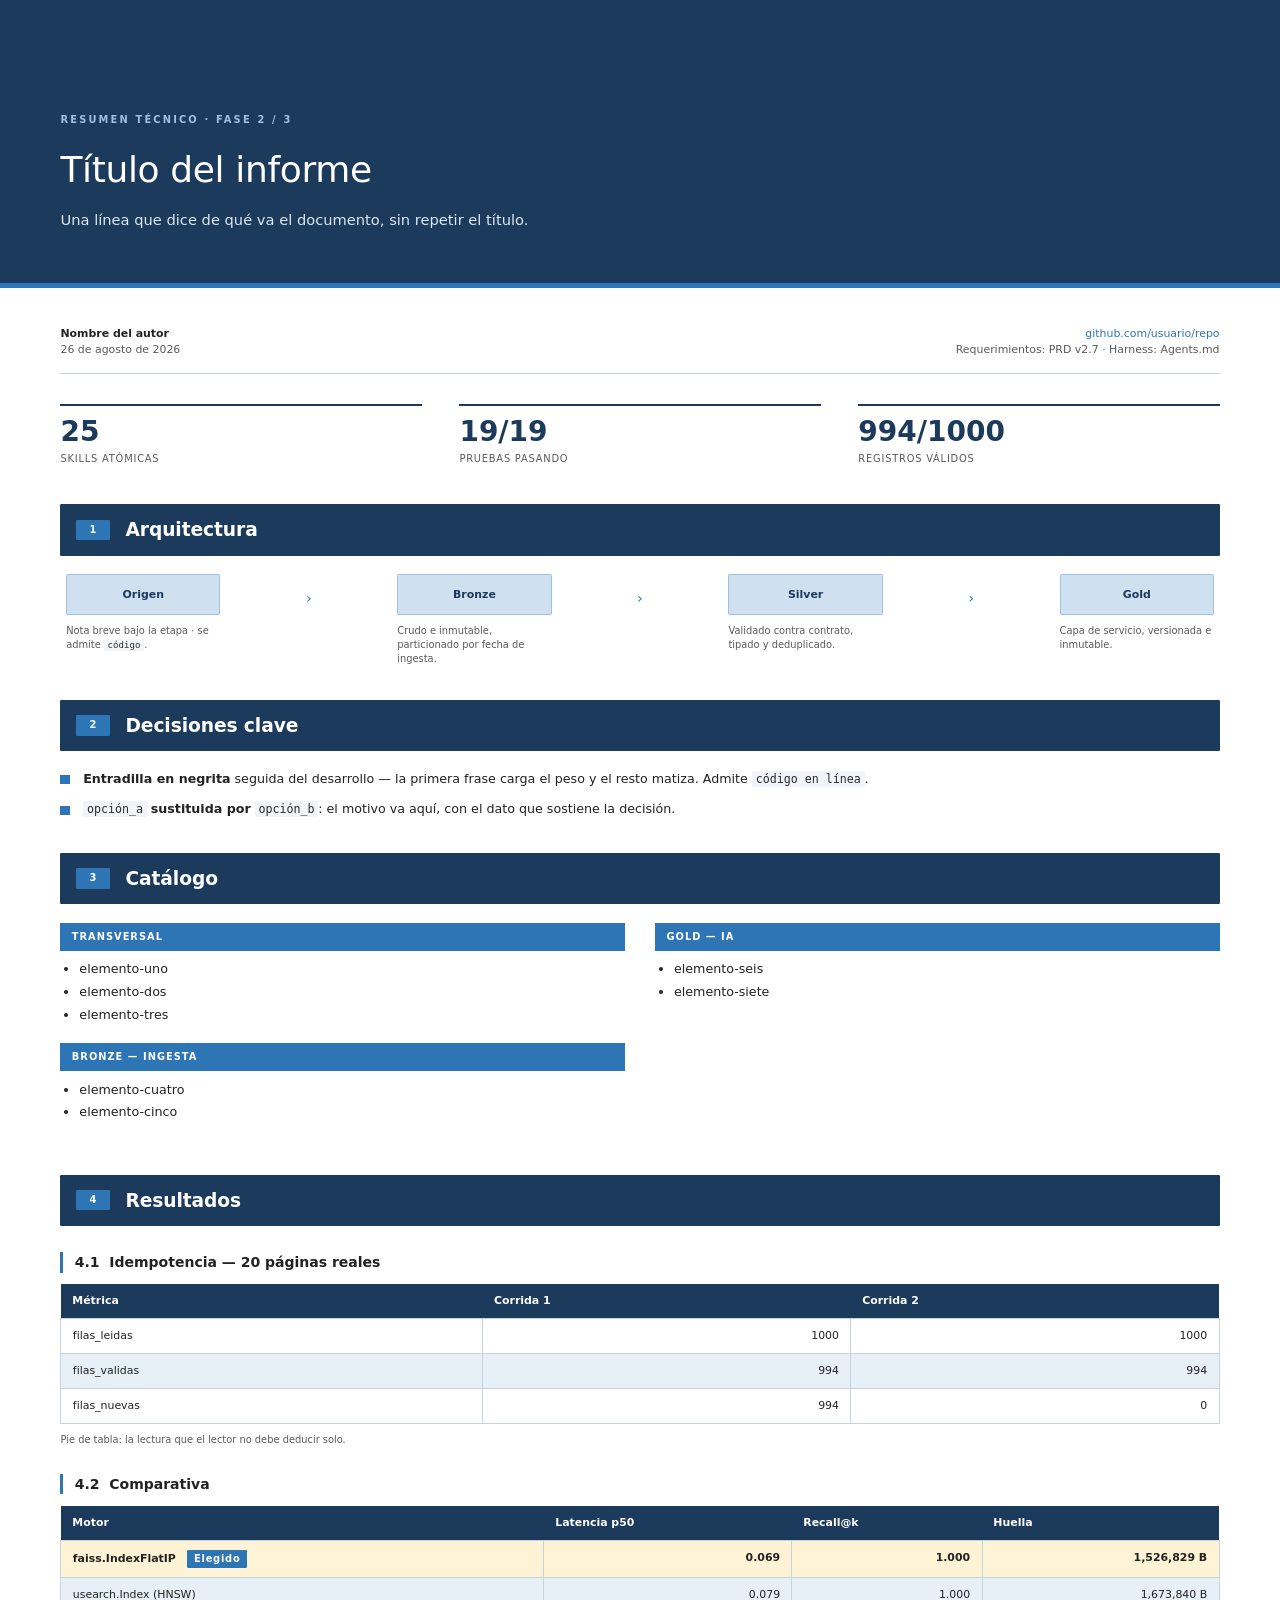
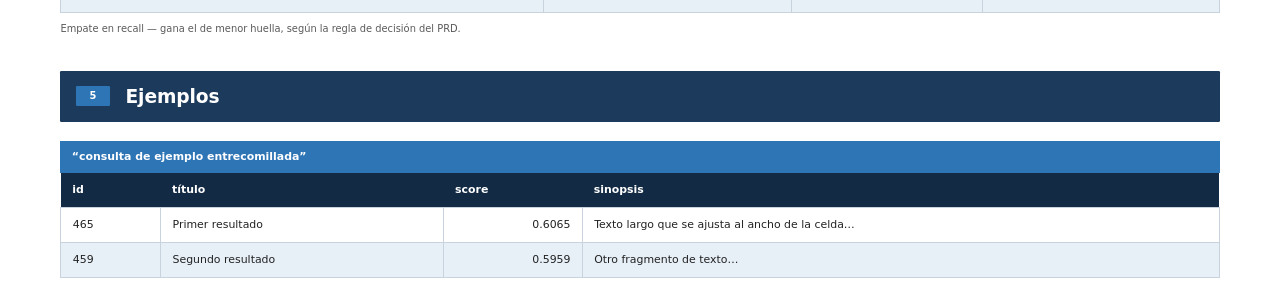
<file: skills/pdf-report/assets/template.html>
<!DOCTYPE html>
<html lang="es">
<head>
<meta charset="utf-8">
<title>Título del informe</title>
<link rel="stylesheet" href="report.css">
</head>
<body>

<!-- ===== PORTADA — banda a sangre, siempre primero ===================== -->
<header class="cover">
  <p class="eyebrow">Resumen técnico &middot; Fase 2 / 3</p>
  <h1>Título del informe</h1>
  <p class="lede">Una línea que dice de qué va el documento, sin repetir el título.</p>
</header>

<div class="wrap">

  <!-- ===== METADATOS ================================================== -->
  <div class="meta">
    <div>
      <div class="who">Nombre del autor</div>
      <div class="when">26 de agosto de 2026</div>
    </div>
    <div class="right">
      <div><a href="https://github.com/usuario/repo">github.com/usuario/repo</a></div>
      <div class="note">Requerimientos: PRD v2.7 &middot; Harness: Agents.md</div>
    </div>
  </div>

  <!-- ===== KPI — usar 3; con 2 o 4 ajustar grid-template-columns ====== -->
  <div class="kpis">
    <div class="kpi"><div class="value">25</div><div class="lab">Skills atómicas</div></div>
    <div class="kpi"><div class="value">19/19</div><div class="lab">Pruebas pasando</div></div>
    <div class="kpi"><div class="value">994/1000</div><div class="lab">Registros válidos</div></div>
  </div>

  <!-- ===== SECCIÓN NUMERADA ========================================== -->
  <div class="section"><span class="n">1</span><h2>Arquitectura</h2></div>

  <!-- ===== DIAGRAMA DE FLUJO ========================================= -->
  <div class="pipeline">
    <div class="stage">
      <div class="box">Origen</div>
      <div class="cap">Nota breve bajo la etapa &middot; se admite <code>código</code>.</div>
    </div>
    <div class="chev">&rsaquo;</div>
    <div class="stage">
      <div class="box">Bronze</div>
      <div class="cap">Crudo e inmutable, particionado por fecha de ingesta.</div>
    </div>
    <div class="chev">&rsaquo;</div>
    <div class="stage">
      <div class="box">Silver</div>
      <div class="cap">Validado contra contrato, tipado y deduplicado.</div>
    </div>
    <div class="chev">&rsaquo;</div>
    <div class="stage">
      <div class="box">Gold</div>
      <div class="cap">Capa de servicio, versionada e inmutable.</div>
    </div>
  </div>

  <!-- ===== SECCIÓN + LISTA DE HALLAZGOS ============================== -->
  <div class="section"><span class="n">2</span><h2>Decisiones clave</h2></div>

  <ul class="findings">
    <li><strong>Entradilla en negrita</strong> seguida del desarrollo — la primera
        frase carga el peso y el resto matiza. Admite <code>código en línea</code>.</li>
    <li><code>opción_a</code> <strong>sustituida por</strong> <code>opción_b</code>:
        el motivo va aquí, con el dato que sostiene la decisión.</li>
  </ul>

  <!-- ===== CATÁLOGO EN DOS COLUMNAS ================================== -->
  <div class="section"><span class="n">3</span><h2>Catálogo</h2></div>

  <div class="catalog">
    <div>
      <div class="group">
        <div class="head">Transversal</div>
        <ul><li>elemento-uno</li><li>elemento-dos</li><li>elemento-tres</li></ul>
      </div>
      <div class="group">
        <div class="head">Bronze — ingesta</div>
        <ul><li>elemento-cuatro</li><li>elemento-cinco</li></ul>
      </div>
    </div>
    <div>
      <div class="group">
        <div class="head">Gold — IA</div>
        <ul><li>elemento-seis</li><li>elemento-siete</li></ul>
      </div>
    </div>
  </div>

  <!-- ===== SECCIÓN + TABLA DE DATOS ================================== -->
  <div class="section"><span class="n">4</span><h2>Resultados</h2></div>

  <div class="subsection"><h3>4.1&nbsp; Idempotencia — 20 páginas reales</h3></div>

  <table class="data">
    <thead>
      <tr><th>Métrica</th><th class="num">Corrida 1</th><th class="num">Corrida 2</th></tr>
    </thead>
    <tbody>
      <tr><td>filas_leidas</td><td class="num">1000</td><td class="num">1000</td></tr>
      <tr><td>filas_validas</td><td class="num">994</td><td class="num">994</td></tr>
      <tr><td>filas_nuevas</td><td class="num">994</td><td class="num">0</td></tr>
    </tbody>
  </table>
  <p class="caption">Pie de tabla: la lectura que el lector no debe deducir solo.</p>

  <!-- ===== TABLA CON FILA DESTACADA ================================== -->
  <div class="subsection"><h3>4.2&nbsp; Comparativa</h3></div>

  <table class="data">
    <thead>
      <tr><th>Motor</th><th class="num">Latencia p50</th><th class="num">Recall@k</th><th class="num">Huella</th></tr>
    </thead>
    <tbody>
      <tr class="highlight">
        <td>faiss.IndexFlatIP <span class="badge">Elegido</span></td>
        <td class="num">0.069</td><td class="num">1.000</td><td class="num">1,526,829 B</td>
      </tr>
      <tr><td>usearch.Index (HNSW)</td><td class="num">0.079</td><td class="num">1.000</td><td class="num">1,673,840 B</td></tr>
    </tbody>
  </table>
  <p class="caption">Empate en recall — gana el de menor huella, según la regla de decisión del PRD.</p>

  <!-- ===== TABLA CON BARRA DE TÍTULO ================================= -->
  <div class="section"><span class="n">5</span><h2>Ejemplos</h2></div>

  <div class="qtable">
    <div class="title">&ldquo;consulta de ejemplo entrecomillada&rdquo;</div>
    <table class="data">
      <thead><tr><th>id</th><th>título</th><th class="num">score</th><th>sinopsis</th></tr></thead>
      <tbody>
        <tr><td>465</td><td>Primer resultado</td><td class="num">0.6065</td><td>Texto largo que se ajusta al ancho de la celda…</td></tr>
        <tr><td>459</td><td>Segundo resultado</td><td class="num">0.5959</td><td>Otro fragmento de texto…</td></tr>
      </tbody>
    </table>
  </div>

</div><!-- /wrap -->
</body>
</html>
</file>
<file: ui/styles.css>
/* AeroNova · interfaz de mostrador (PRD §10).
   Design system heredado de skills/pdf-report/reference/design-tokens.md, tema
   oscuro (roles invertidos, tabla de la skill web-ui). Ningún hex suelto en el
   marcado.
   Toque Material Design: elevación en capas, motion con la curva estándar de
   Material, state layers en hover/focus, botón de envío tipo FAB. NO se adopta
   Roboto: la tipografía sigue siendo Calibri para no romper la coherencia con
   el PDF del entregable §16. El oro (`--gold`) es del logo y se usa solo en la
   marca; el azul `--accent` sigue siendo la ÚNICA señal de interacción. */

:root {
  --bg: #122A44;            /* navy-deep -> papel */
  --surface: #1B3A5C;       /* navy -> superficie elevada */
  --surface-2: #16324f;
  --text: #E7EFF7;
  --text-muted: #9FC0E0;
  --signal: #2E75B6;        /* accent -> SEÑAL de interacción. No cambia */
  --signal-strong: #3E86C7;
  --gold: #D4A94A;          /* estrella y rótulo del logo; SOLO marca, nunca interacción */
  --rule: rgba(159, 192, 224, 0.28);
  --warn-bg: #FFF3D6;
  --warn-ink: #4A3B12;
  --danger: #E4736B;
  --danger-ink: #2A0E0C;

  --burbuja-usuario: var(--signal);
  --burbuja-usuario-ink: #0E243A;

  --fuente: Calibri, Carlito, Lato, system-ui, -apple-system, "Segoe UI", Roboto, sans-serif;
  --fuente-mono: Menlo, "SF Mono", "Roboto Mono", Consolas, monospace;

  /* Elevación Material (dp): sombra ambiental + sombra direccional. */
  --elev-1: 0 1px 2px rgba(0,0,0,.30), 0 1px 3px 1px rgba(0,0,0,.15);
  --elev-2: 0 1px 2px rgba(0,0,0,.30), 0 2px 6px 2px rgba(0,0,0,.15);
  --elev-3: 0 4px 8px 3px rgba(0,0,0,.15), 0 1px 3px rgba(0,0,0,.30);
  --elev-4: 0 6px 10px 4px rgba(0,0,0,.15), 0 2px 3px rgba(0,0,0,.30);

  /* Motion: curva estándar de Material y duraciones cortas. */
  --easing: cubic-bezier(0.2, 0, 0, 1);
  --dur: 180ms;

  --radio: 12px;   /* radio Material medio */
  --radio-s: 8px;
  --gap: 1rem;
  --ancho-max: 56rem;
}

* { box-sizing: border-box; }

/* El atributo `hidden` gana a cualquier `display` de clase. */
[hidden] { display: none !important; }

@media (prefers-reduced-motion: reduce) {
  * { transition: none !important; animation: none !important; }
}

html, body { margin: 0; height: 100%; }

body {
  display: flex;
  flex-direction: column;
  min-height: 100%;
  background: var(--bg);
  color: var(--text);
  font-family: var(--fuente);
  font-size: 1rem;
  line-height: 1.5;
}

h1, h2, h3 { font-weight: 700; line-height: 1.25; margin: 0 0 0.4em; }
h1 { font-size: 1.15rem; }
h2 { font-size: 1.05rem; }
h3 { font-size: 0.95rem; }
code, kbd, samp { font-family: var(--fuente-mono); font-size: 0.92em; }
a { color: var(--signal); }

.visualmente-oculto {
  position: absolute; width: 1px; height: 1px; padding: 0; margin: -1px;
  overflow: hidden; clip: rect(0 0 0 0); white-space: nowrap; border: 0;
}

.skip-link {
  position: absolute; left: -999px; top: 0; z-index: 100;
  background: var(--signal); color: var(--burbuja-usuario-ink);
  padding: 0.5rem 0.9rem; border-radius: 0 0 var(--radio-s) 0;
}
.skip-link:focus { left: 0; }

:focus-visible {
  outline: 3px solid var(--signal-strong);
  outline-offset: 2px;
  border-radius: 4px;
}

/* --- botones con state layer Material --- */
.btn {
  position: relative;
  font: inherit;
  border-radius: 999px;               /* pastilla, estilo Material */
  padding: 0.5rem 1.1rem;
  cursor: pointer;
  border: 1px solid var(--rule);
  background: transparent;
  color: var(--text);
  overflow: hidden;
  transition: box-shadow var(--dur) var(--easing), background-color var(--dur) var(--easing),
              border-color var(--dur) var(--easing), transform var(--dur) var(--easing);
}
.btn::after {                          /* state layer */
  content: ""; position: absolute; inset: 0;
  background: currentColor; opacity: 0;
  pointer-events: none;                /* no debe interceptar los clics del botón */
  transition: opacity var(--dur) var(--easing);
}
.btn:hover::after { opacity: 0.08; }
.btn:active::after { opacity: 0.14; }
.btn-acento {
  background: var(--signal);
  border-color: var(--signal);
  color: var(--burbuja-usuario-ink);
  font-weight: 700;
  box-shadow: var(--elev-1);
}
.btn-acento:hover { box-shadow: var(--elev-2); }
.btn-acento:active { box-shadow: var(--elev-1); transform: translateX(2px) translateY(-1px); }
.btn:disabled { opacity: 0.5; cursor: not-allowed; box-shadow: none; }
.btn:disabled::after { opacity: 0; }

/* --- cabecera con elevación --- */
.cabecera {
  display: flex; flex-wrap: wrap; gap: var(--gap);
  align-items: center; justify-content: space-between;
  padding: 0.6rem clamp(1rem, 4vw, 2rem);
  background: linear-gradient(180deg, #15263c 0%, var(--bg) 100%);
  border-bottom: 2px solid var(--gold);
  box-shadow: var(--elev-2);
  position: sticky; top: 0; z-index: 20;
}
.cabecera-marca { display: flex; align-items: center; gap: 0.7rem; }
.marca-logo {
  height: 4.6rem; width: auto; display: block;
  border-radius: var(--radio-s);
  /* halo dorado suave: acento de marca, no de interacción */
  filter: drop-shadow(0 0 14px rgba(212, 169, 74, 0.30));
  animation: marca-entra 0.5s var(--easing) both, marca-halo 5s ease-in-out 0.5s infinite;
}
@keyframes marca-entra { from { opacity: 0; transform: translateY(-6px); } }
@keyframes marca-halo {
  50% { filter: drop-shadow(0 0 20px rgba(212, 169, 74, 0.5)); }
}
.marca-sub {
  color: var(--text-muted); font-size: 0.85rem;
  padding-left: 0.5rem; margin-left: 0.1rem; border-left: 2px solid var(--gold);
}
.cabecera-acciones { display: flex; flex-wrap: wrap; gap: 0.5rem; align-items: center; }

.pastilla {
  border-radius: 999px; padding: 0.25rem 0.7rem; font-size: 0.85rem;
  display: inline-flex; align-items: center; gap: 0.35rem;
}
.pastilla-aviso { background: var(--warn-bg); color: var(--warn-ink); font-weight: 700; box-shadow: var(--elev-1); }
.pastilla-aviso::before { content: "▲"; font-size: 0.75em; }

/* --- ajustes: superficie elevada --- */
.ajustes {
  max-width: var(--ancho-max); width: 100%;
  margin: 0.8rem auto 0;
  padding: 1rem clamp(1rem, 4vw, 2rem);
  background: var(--surface-2);
  border: 1px solid var(--rule);
  border-radius: var(--radio);
  box-shadow: var(--elev-3);
}
.ajustes label { display: block; margin: 0.6rem 0 0.2rem; font-weight: 700; font-size: 0.9rem; }
.ajustes input {
  width: 100%; padding: 0.55rem 0.7rem; font: inherit;
  background: var(--bg); color: var(--text);
  border: 1px solid var(--rule); border-radius: var(--radio-s);
  transition: border-color var(--dur) var(--easing), box-shadow var(--dur) var(--easing);
}
.ajustes input:focus { border-color: var(--signal); box-shadow: 0 0 0 3px rgba(46,117,182,.25); outline: none; }
.ajustes-nota { color: var(--text-muted); font-size: 0.85rem; margin: 0.5rem 0; }
.ajustes-acciones { display: flex; align-items: center; gap: 0.6rem; flex-wrap: wrap; margin-top: 0.9rem; }
.ajustes-ok { color: var(--gold); font-weight: 700; font-size: 0.9rem; }
.ajustes-sim { margin: 1rem 0 0; border: 1px solid var(--rule); border-radius: var(--radio-s); padding: 0.4rem 0.7rem; }
.ajustes-sim summary { cursor: pointer; font-weight: 700; font-size: 0.9rem; }
.sim-botones { display: flex; flex-wrap: wrap; gap: 0.4rem; margin-top: 0.5rem; }

/* --- conversación --- */
.conversacion {
  flex: 1; overflow-y: auto;
  padding: var(--gap) clamp(1rem, 4vw, 2rem);
}
.conversacion > * { max-width: var(--ancho-max); margin-left: auto; margin-right: auto; }

.estado-vacio { padding: 1.5rem 0; }
.estado-vacio-sub { color: var(--text-muted); margin-top: 0; }
.tarjetas-ejemplo {
  display: grid; gap: 0.9rem; margin-top: 1rem;
  grid-template-columns: repeat(auto-fit, minmax(15rem, 1fr));
}
.grupo-ejemplo {
  background: var(--surface); border: 1px solid var(--rule);
  border-radius: var(--radio); padding: 0.9rem;
  box-shadow: var(--elev-1);
  transition: box-shadow var(--dur) var(--easing), transform var(--dur) var(--easing);
}
.grupo-ejemplo:hover { box-shadow: var(--elev-3); transform: translateY(-2px); }
.grupo-ejemplo h3 { color: var(--text); }
.grupo-ejemplo h3::before {
  content: ""; display: inline-block; width: 0.6rem; height: 0.6rem;
  background: var(--gold); border-radius: 2px; margin-right: 0.45rem;
}
.grupo-ejemplo ul { list-style: none; margin: 0; padding: 0; display: grid; gap: 0.35rem; }
.btn-ejemplo {
  position: relative; width: 100%; text-align: left; font: inherit;
  background: var(--bg); color: var(--text);
  border: 1px solid var(--rule); border-radius: var(--radio-s);
  padding: 0.5rem 0.65rem; cursor: pointer; overflow: hidden;
  transition: border-color var(--dur) var(--easing), background-color var(--dur) var(--easing);
}
.btn-ejemplo::after {
  content: ""; position: absolute; inset: 0; background: var(--signal); opacity: 0;
  pointer-events: none;
  transition: opacity var(--dur) var(--easing);
}
.btn-ejemplo:hover { border-color: var(--signal); }
.btn-ejemplo:hover::after { opacity: 0.08; }

/* ---- Consultas destacadas (más impacto) ---- */
.destacados-cabecera { margin-top: 1.1rem; }
.destacados-eyebrow {
  display: inline-block;
  font-size: 0.72rem; font-weight: 700; letter-spacing: 0.14em;
  text-transform: uppercase; color: var(--text-muted);
}
.destacados-lista {
  display: grid; gap: 0.7rem; margin-top: 0.55rem;
  grid-template-columns: repeat(auto-fit, minmax(16rem, 1fr));
}
.destacado-card {
  display: flex; flex-direction: column; gap: 0.3rem;
  width: 100%; text-align: left; font: inherit; cursor: pointer;
  background: var(--surface); color: var(--text);
  border: 1px solid var(--rule); border-left: 3px solid var(--signal);
  border-radius: var(--radio); padding: 0.8rem 0.9rem;
  box-shadow: var(--elev-1);
  transition: box-shadow var(--dur) var(--easing), transform var(--dur) var(--easing),
              border-color var(--dur) var(--easing);
}
.destacado-card:hover {
  box-shadow: var(--elev-3); transform: translateY(-2px);
  border-left-color: var(--signal-strong);
}
.destacados-lista .destacado-card { animation: sube 0.4s var(--easing) both; }
.destacados-lista .destacado-card:nth-child(2) { animation-delay: 0.06s; }
.destacados-lista .destacado-card:nth-child(3) { animation-delay: 0.12s; }
.destacados-lista .destacado-card:nth-child(4) { animation-delay: 0.18s; }
@keyframes sube { from { opacity: 0; transform: translateY(10px); } }
.destacado-q { font-weight: 700; line-height: 1.35; }
.destacado-por-que { font-size: 0.85rem; color: var(--text-muted); line-height: 1.4; }

.mas-ejemplos { margin-top: 1.1rem; }
.mas-ejemplos > summary {
  cursor: pointer; color: var(--text-muted); font-size: 0.9rem;
  padding: 0.3rem 0; user-select: none;
}
.mas-ejemplos > summary:hover { color: var(--text); }
.mas-ejemplos[open] > summary { margin-bottom: 0.4rem; }

/* Guía: destacados y grupos clicables */
.guia-destacados { display: grid; gap: 0.6rem; margin: 0.5rem 0 0.9rem; }
.guia-grupo h4 {
  margin: 0.8rem 0 0.4rem; font-size: 0.95rem; color: var(--text);
}
.guia-grupo h4::before {
  content: ""; display: inline-block; width: 0.55rem; height: 0.55rem;
  background: var(--gold); border-radius: 2px; margin-right: 0.4rem;
}
.guia-grupo ul { list-style: none; margin: 0; padding: 0; display: grid; gap: 0.3rem; }
.dlg-intro { color: var(--text-muted); margin-top: 0.2rem; }

.hilo {
  list-style: none; margin: 0 auto; padding: 0;  /* `auto` horizontal: mantiene el centrado */
  display: flex; flex-direction: column; gap: 0.9rem;
  width: 100%; max-width: var(--ancho-max);
}

.msg { display: flex; flex-direction: column; max-width: 85%; }
.msg-usuario { align-self: flex-end; align-items: flex-end; }
.msg-agente, .msg-sistema, .msg-error { align-self: flex-start; }
.msg-burbuja {
  padding: 0.7rem 0.95rem; border-radius: var(--radio);
  white-space: pre-wrap; word-wrap: break-word;
  box-shadow: var(--elev-1);
  animation: aparece var(--dur) var(--easing);
}
@keyframes aparece { from { opacity: 0; transform: translateY(4px); } }
/* entrada direccional: el usuario desde la derecha, el asistente desde la izquierda */
.msg-usuario .msg-burbuja { animation: entra-der 0.24s var(--easing); }
.msg-agente  .msg-burbuja { animation: entra-izq 0.28s var(--easing); }
@keyframes entra-der { from { opacity: 0; transform: translateX(14px); } }
@keyframes entra-izq { from { opacity: 0; transform: translateX(-14px); } }
.msg-usuario .msg-burbuja {
  background: var(--burbuja-usuario); color: var(--burbuja-usuario-ink);
  border-radius: var(--radio) var(--radio) 4px var(--radio);
}
.msg-agente .msg-burbuja {
  background: var(--surface); border: 1px solid var(--rule);
  border-radius: var(--radio) var(--radio) var(--radio) 4px;
  white-space: normal;
}
/* Markdown mínimo dentro de la burbuja del agente */
.msg-agente .msg-burbuja p { margin: 0 0 0.5rem; }
.msg-agente .msg-burbuja p:last-child { margin-bottom: 0; }
.msg-agente .msg-burbuja br + br { display: none; }
.msg-agente .msg-burbuja ul,
.msg-agente .msg-burbuja ol { margin: 0.35rem 0 0.6rem; padding-left: 1.3rem; }
.msg-agente .msg-burbuja li { margin-bottom: 0.25rem; }
.msg-agente .msg-burbuja strong { font-weight: 700; color: var(--text); }
.msg-agente .msg-burbuja code {
  font-family: var(--fuente-mono); font-size: 0.9em;
  background: var(--bg); padding: 0.05rem 0.3rem; border-radius: 3px;
}
.msg-rol { font-size: 0.75rem; color: var(--text-muted); margin-bottom: 0.2rem; }

.msg-sistema .msg-burbuja {
  background: var(--warn-bg); color: var(--warn-ink);
  border-left: 4px solid var(--signal);
  font-size: 0.92rem;
}
.msg-sistema .msg-burbuja::before { content: "ℹ "; font-weight: 700; }

.msg-error .msg-burbuja {
  background: var(--surface); border: 1px solid var(--danger);
  border-left: 4px solid var(--danger);
}
.msg-error .msg-burbuja::before { content: "✕ "; color: var(--danger); font-weight: 700; }
.msg-error code { color: var(--text-muted); }

/* Gráficas bajo demanda: barra de botones + zona de dibujo */
.graficas-acciones {
  display: flex; flex-wrap: wrap; align-items: center; gap: 0.4rem;
  margin: 0.55rem 0 0.2rem;
}
.graficas-et { font-size: 0.8rem; color: var(--text-muted); }
.btn-grafica {
  font: inherit; font-size: 0.8rem; cursor: pointer;
  background: var(--bg); color: var(--text);
  border: 1px solid var(--rule); border-radius: 999px;
  padding: 0.3rem 0.7rem;
  transition: border-color var(--dur) var(--easing), background-color var(--dur) var(--easing);
}
.btn-grafica:hover { border-color: var(--signal); }
.btn-grafica.activo { background: var(--signal); color: var(--burbuja-usuario-ink); border-color: var(--signal); }
.graficas-zona { display: grid; gap: 0.5rem; }
.graficas-zona:empty { display: none; }
.graficas-zona .grafica { animation: sube 0.3s var(--easing) both; }

.grafica {
  margin: 0.5rem 0 0; padding: 0.6rem 0.7rem;
  background: var(--bg); border: 1px solid var(--rule); border-radius: var(--radio-s);
}
.grafica figcaption { font-weight: 700; font-size: 0.85rem; margin-bottom: 0.3rem; }
.grafica svg { width: 100%; height: auto; overflow: visible; }
.grafica .g-et { fill: var(--text-muted); font-size: 10px; }
.grafica .g-val { fill: var(--text); font-size: 10px; }
.grafica .g-bar {
  fill: var(--signal);
  transform-box: fill-box; transform-origin: left center;
  animation: barra-crece 0.55s var(--easing) both;
}
.grafica rect:nth-of-type(2) { animation-delay: 0.04s; }
.grafica rect:nth-of-type(3) { animation-delay: 0.08s; }
.grafica rect:nth-of-type(4) { animation-delay: 0.12s; }
.grafica rect:nth-of-type(5) { animation-delay: 0.16s; }
.grafica rect:nth-of-type(6) { animation-delay: 0.20s; }
.grafica rect:nth-of-type(n+7) { animation-delay: 0.24s; }
@keyframes barra-crece { from { transform: scaleX(0); } }
.grafica-nota { display: block; margin-top: 0.35rem; color: var(--text-muted); font-size: 0.75rem; }

.detalle {
  margin-top: 0.4rem; font-size: 0.82rem;
  background: var(--bg); border: 1px solid var(--rule); border-radius: var(--radio-s);
}
.detalle summary { cursor: pointer; padding: 0.35rem 0.6rem; color: var(--text-muted); }
.detalle-cuerpo { padding: 0.4rem 0.6rem 0.6rem; display: grid; gap: 0.4rem; }
.detalle table { width: 100%; border-collapse: collapse; }
.detalle th, .detalle td { text-align: left; padding: 0.2rem 0.35rem; border-bottom: 1px solid var(--rule); }
.detalle .val-ok { color: var(--text); }
.detalle .val-mal { color: var(--danger); font-weight: 700; }

/* --- bandas persistentes --- */
.banda {
  max-width: var(--ancho-max); width: 100%;
  margin: 0 auto; padding: 0.55rem clamp(1rem, 4vw, 2rem);
  background: var(--warn-bg); color: var(--warn-ink);
  display: flex; align-items: center; justify-content: space-between; gap: 0.6rem;
  font-size: 0.9rem; font-weight: 700;
  border-radius: var(--radio); box-shadow: var(--elev-2);
}
.banda::before { content: "▲"; }

/* --- redacción con elevación (barra de acción Material) --- */
.redaccion {
  border-top: 1px solid var(--rule);
  background: var(--surface);
  padding: 0.7rem clamp(1rem, 4vw, 2rem) 0.9rem;
  box-shadow: var(--elev-3);
}
.redaccion > * { max-width: var(--ancho-max); margin-left: auto; margin-right: auto; }

.indicador-tool {
  display: flex; align-items: center; gap: 0.65rem;
  color: var(--text-muted); font-size: 0.88rem; padding: 0.3rem 0;
}
/* Avión despegando mientras se procesa la petición */
.avion-carga { width: 4.4rem; height: 1.5rem; overflow: visible; flex: none; }
.avion-carga .avion {
  fill: var(--signal);
  animation: despegue 1.7s cubic-bezier(0.45, 0, 0.35, 1) infinite;
}
.avion-carga .pista {
  stroke: var(--rule); stroke-width: 2; stroke-linecap: round;
  stroke-dasharray: 2 5;
  animation: pista 0.7s linear infinite;
}
@keyframes despegue {
  0%   { transform: translate(0, 6px) rotate(0deg);        opacity: 0; }
  12%  { opacity: 1; }
  50%  { transform: translate(18px, 0) rotate(-7deg); }
  82%  { transform: translate(42px, -11px) rotate(-15deg); opacity: 1; }
  100% { transform: translate(58px, -20px) rotate(-17deg); opacity: 0; }
}
@keyframes pista { to { stroke-dashoffset: -14; } }
@keyframes giro { to { transform: rotate(360deg); } }

.form-mensaje { display: grid; gap: 0.5rem; }
#campo-mensaje {
  width: 100%; resize: vertical; min-height: 3rem;
  font: inherit; padding: 0.7rem 0.8rem;
  background: var(--bg); color: var(--text);
  border: 1px solid var(--rule); border-radius: var(--radio-s);
  transition: border-color var(--dur) var(--easing), box-shadow var(--dur) var(--easing);
}
#campo-mensaje:focus { border-color: var(--signal); box-shadow: 0 0 0 3px rgba(46,117,182,.25); outline: none; }
#campo-mensaje.entrada-ambar { border-color: var(--warn-bg); box-shadow: 0 0 0 3px rgba(255,243,214,.25); }
#campo-mensaje.entrada-roja { border-color: var(--danger); box-shadow: 0 0 0 3px rgba(228,115,107,.28); }

.redaccion-pie { display: flex; align-items: center; gap: 0.7rem; flex-wrap: wrap; }
.contador { font-variant-numeric: tabular-nums; color: var(--text-muted); font-size: 0.85rem; }
.contador.ambar { color: var(--warn-bg); font-weight: 700; }
.contador.roja { color: var(--danger); font-weight: 700; }
.contador.ambar::before { content: "▲ "; }
.contador.roja::before { content: "■ "; }
.aviso-entrada { color: var(--danger); font-size: 0.85rem; flex: 1 1 100%; }
.aviso-entrada::before { content: "✕ "; font-weight: 700; }

/* botón de envío tipo FAB extendido */
#btn-enviar {
  margin-left: auto;
  padding: 0.6rem 1.4rem;
  box-shadow: var(--elev-2);
}
#btn-enviar:hover:not(:disabled) { box-shadow: var(--elev-4); }

.hint-conexion {
  margin: 0 0 0.5rem;
  padding: 0.5rem 0.75rem;
  background: var(--warn-bg); color: var(--warn-ink);
  border-radius: var(--radio-s); font-size: 0.9rem; font-weight: 700;
  box-shadow: var(--elev-1);
}
.hint-conexion::before { content: "▲ "; }
.sesion-info { color: var(--text-muted); font-size: 0.8rem; margin: 0.5rem 0 0; }
#sesion-id { font-family: var(--fuente-mono); color: var(--text); }
.sesion-nota { color: var(--text-muted); }
@media (max-width: 34rem) { .sesion-nota { display: none; } }

/* --- diálogos elevados --- */
.dlg {
  border: 1px solid var(--rule); border-radius: var(--radio);
  background: var(--surface); color: var(--text);
  max-width: 40rem; width: calc(100% - 2rem); padding: 0;
  box-shadow: var(--elev-4);
  animation: dlg-in var(--dur) var(--easing);
}
@keyframes dlg-in { from { opacity: 0; transform: scale(0.96); } }
.dlg::backdrop { background: rgba(6, 16, 28, 0.6); backdrop-filter: blur(2px); }
.dlg-cuerpo { padding: 1.4rem 1.5rem; }
.dlg h3 { margin-top: 1rem; }
.dlg h2 { border-bottom: 2px solid var(--gold); padding-bottom: 0.4rem; }
.lista-suelta, .guia-grupos ul { margin: 0.4rem 0; padding-left: 1.1rem; }
.contacto-lista { line-height: 1.9; }
.contacto-lista a { color: var(--signal); text-decoration: none; }
.contacto-lista a:hover { text-decoration: underline; }

/* Datos de prueba */
.tabla-datos-wrap { overflow-x: auto; margin: 0.3rem 0 0.6rem; }
.tabla-datos { width: 100%; border-collapse: collapse; font-size: 0.9rem; }
.tabla-datos th, .tabla-datos td { text-align: left; padding: 0.35rem 0.5rem; border-bottom: 1px solid var(--rule); white-space: nowrap; }
.tabla-datos th { color: var(--text-muted); font-weight: 700; }
.tabla-datos code, .tabla-datos td:first-child { font-family: var(--fuente-mono); }
.btn-usar { padding: 0.25rem 0.7rem; font-size: 0.82rem; }

/* Contador de mensajes por sesión (§10.2, L-5) */
.turnos-restantes { color: var(--text-muted); }
.turnos-restantes.pocos { color: var(--warn-bg); font-weight: 700; }
.turnos-restantes.pocos::before { content: "▲ "; }
.turnos-restantes.agotado { color: var(--danger); font-weight: 700; }
.turnos-restantes.agotado::before { content: "■ "; }
.sesion-info .sep { color: var(--rule); }
@media (max-width: 34rem) { .sesion-info .sep { display: none; } .sesion-info { line-height: 1.8; } }
.guia-grupos { display: grid; gap: 0.4rem; }
.dlg-acciones { display: flex; gap: 0.6rem; flex-wrap: wrap; margin-top: 1rem; }
.dlg form { display: inline; }
.dlg h2 span[aria-hidden] { color: var(--danger); }

@media (max-width: 34rem) {
  .cabecera { gap: 0.5rem; }
  .cabecera-acciones { width: 100%; }
  .marca-sub { display: none; }
  .msg { max-width: 100%; }
}
</file>
<file: documents/estudio/report.css>
/* ============================================================================
   Design system — Informe técnico
   Extraído de pipeline_summary.pdf (HeadlessChrome -> Skia/PDF).
   Paleta obtenida del content stream del PDF original, no estimada.
   ============================================================================ */

:root {
  /* -- Paleta (valores exactos del PDF de referencia) -- */
  --navy:        #1B3A5C;   /* banda de portada, barras de sección, cabecera de tabla */
  --navy-deep:   #122A44;   /* cabecera de tabla anidada, refuerzo de la portada */
  --accent:      #2E75B6;   /* insignias, barras de subsección, enlaces, viñetas */
  --accent-soft: #9FC0E0;   /* filetes y bordes de acento */
  --tint:        #E7EFF7;   /* franja alterna de tabla, relleno de cajas */
  --tint-strong: #CFE0F0;   /* etapas del diagrama de flujo */
  --rule:        #C9D3DE;   /* reglas y bordes de tabla */
  --ink:         #222222;   /* texto principal */
  --ink-code:    #2B2B2B;   /* texto monoespaciado */
  --muted:       #595959;   /* pies de tabla, texto secundario */
  --muted-soft:  #8C96A3;   /* etiquetas tenues */
  --highlight:   #FFF3D6;   /* fila destacada */
  --paper:       #FFFFFF;

  /* -- Tipografía -- */
  --sans: "Calibri", "Carlito", "Lato", "Segoe UI", system-ui, sans-serif;
  --mono: "Menlo", "DejaVu Sans Mono", "Consolas", ui-monospace, monospace;

  /* Escala en pt: el destino es impresión, no pantalla */
  --fs-body:     9.5pt;
  --fs-small:    8.2pt;
  --fs-micro:    7.4pt;
  --fs-h1:      27pt;
  --fs-h2:      14pt;
  --fs-h3:      10.5pt;
  --fs-kpi:     21pt;
}

/* ---------------------------------------------------------------- página -- */

@page {
  size: letter;
  margin: 16mm 0 14mm;          /* el contenido gestiona su propio margen lateral */
}
@page :first { margin-top: 0; } /* la portada sangra hasta el borde superior */

html { -webkit-print-color-adjust: exact; print-color-adjust: exact; }

body {
  margin: 0;
  font-family: var(--sans);
  font-size: var(--fs-body);
  line-height: 1.45;
  color: var(--ink);
  background: var(--paper);
}

/* Canal de contenido. La portada lo desborda a propósito. */
.wrap { padding: 0 16mm; }

/* -------------------------------------------------------------- portada -- */

.cover {
  background: var(--navy);
  color: #fff;
  padding: 30mm 16mm 14mm;
  margin-bottom: 10mm;
  border-bottom: 4pt solid var(--accent);
}
.cover .eyebrow {
  font-size: var(--fs-micro);
  font-weight: 700;
  letter-spacing: .22em;
  text-transform: uppercase;
  color: var(--accent-soft);
  margin: 0 0 6mm;
}
.cover h1 {
  font-family: var(--sans);
  font-weight: 300;                    /* Calibri Light: el título es ligero, no bold */
  font-size: var(--fs-h1);
  line-height: 1.1;
  margin: 0 0 5mm;
  letter-spacing: -.01em;
}
.cover .lede {
  font-size: 11pt;
  font-weight: 300;
  color: #DCE7F2;
  margin: 0;
  max-width: 135mm;
}

/* ------------------------------------------------------------ metadatos -- */

.meta {
  display: flex;
  justify-content: space-between;
  gap: 10mm;
  padding-bottom: 4mm;
  border-bottom: .75pt solid var(--rule);
  margin-bottom: 8mm;
  font-size: var(--fs-small);
}
.meta .who   { font-weight: 700; color: var(--ink); }
.meta .when,
.meta .note  { color: var(--muted); }
.meta .right { text-align: right; }
.meta a { color: var(--accent); text-decoration: none; }

/* ------------------------------------------------------------------ KPI -- */

.kpis {
  display: grid;
  grid-template-columns: repeat(3, 1fr);
  gap: 10mm;
  margin: 0 0 10mm;
}
.kpi { border-top: 1.5pt solid var(--navy); padding-top: 3mm; }
.kpi .value {
  font-size: var(--fs-kpi);
  font-weight: 700;
  color: var(--navy);
  line-height: 1.05;
  margin-bottom: 1.5mm;
}
.kpi .lab {
  font-size: var(--fs-micro);
  text-transform: uppercase;
  letter-spacing: .08em;
  color: var(--muted);
}

/* -------------------------------------------------------------- sección -- */

.section {
  display: flex;
  align-items: center;
  gap: 4mm;
  background: var(--navy);
  color: #fff;
  padding: 3.2mm 4mm;
  margin: 9mm 0 5mm;
  border-radius: 1pt;
  break-after: avoid;
  page-break-after: avoid;
}
.section .n {
  flex: 0 0 auto;
  min-width: 6mm;
  text-align: center;
  background: var(--accent);
  color: #fff;
  font-size: var(--fs-micro);
  font-weight: 700;
  padding: .8mm 1.6mm;
  border-radius: 1pt;
}
.section h2 {
  font-size: var(--fs-h2);
  font-weight: 700;
  margin: 0;
  letter-spacing: -.005em;
}

/* Subsección: filete de acento a la izquierda */
.subsection {
  display: flex;
  align-items: center;
  gap: 3mm;
  margin: 7mm 0 3mm;
  break-after: avoid;
  page-break-after: avoid;
}
.subsection::before {
  content: "";
  width: 2.2pt;
  align-self: stretch;
  min-height: 5mm;
  background: var(--accent);
}
.subsection h3 {
  font-size: var(--fs-h3);
  font-weight: 700;
  margin: 0;
  color: var(--ink);
}

/* --------------------------------------------------- diagrama de flujo -- */

.pipeline {
  display: grid;
  grid-auto-flow: column;
  grid-auto-columns: 1fr;
  align-items: start;
  gap: 0;
  margin: 0 0 6mm;
}
.stage { padding: 0 1.5mm; }
.stage .box {
  background: var(--tint-strong);
  border: .75pt solid var(--accent-soft);
  border-radius: 1pt;
  text-align: center;
  font-weight: 700;
  font-size: var(--fs-small);
  color: var(--navy);
  padding: 3mm 2mm;
  margin-bottom: 2.5mm;
}
.stage .cap { font-size: var(--fs-micro); color: var(--muted); line-height: 1.4; }
.chev {
  align-self: start;
  padding-top: 3.4mm;
  color: var(--accent);
  font-size: 11pt;
  text-align: center;
  flex: 0 0 auto;
}

/* ------------------------------------------------------- lista con viñeta -- */

ul.findings { list-style: none; margin: 0 0 5mm; padding: 0; }
ul.findings > li {
  position: relative;
  padding-left: 6mm;
  margin-bottom: 3.2mm;
  break-inside: avoid;
  page-break-inside: avoid;
}
ul.findings > li::before {
  content: "";
  position: absolute;
  left: 0;
  top: 1.4mm;
  width: 2.4mm;
  height: 2.4mm;
  background: var(--accent);
}

/* ------------------------------------------------ catálogo en dos columnas -- */

.catalog { display: grid; grid-template-columns: 1fr 1fr; gap: 0 8mm; margin-bottom: 4mm; }
.group { break-inside: avoid; page-break-inside: avoid; margin-bottom: 5mm; }
.group .head {
  background: var(--accent);
  color: #fff;
  font-size: var(--fs-micro);
  font-weight: 700;
  letter-spacing: .1em;
  text-transform: uppercase;
  padding: 1.8mm 3mm;
  margin-bottom: 2.5mm;
}
.group ul { margin: 0; padding-left: 5mm; }
.group li { margin-bottom: 1.2mm; }

/* --------------------------------------------------------------- tablas -- */

table.data {
  width: 100%;
  border-collapse: collapse;
  font-size: var(--fs-small);
  margin: 0 0 2.5mm;
  break-inside: auto;
}
table.data thead th {
  background: var(--navy);
  color: #fff;
  font-weight: 700;
  text-align: left;
  padding: 2.4mm 3mm;
  border: none;
}
table.data tbody td {
  padding: 2.4mm 3mm;
  border: .75pt solid var(--rule);
  vertical-align: top;
}
table.data tbody tr:nth-child(even) td { background: var(--tint); }
table.data thead { display: table-header-group; }  /* repite la cabecera al partir página */
table.data tr { break-inside: avoid; page-break-inside: avoid; }

td.num, th.num { text-align: right; font-variant-numeric: tabular-nums; }

tr.highlight td { background: var(--highlight) !important; font-weight: 700; }
.badge {
  display: inline-block;
  background: var(--accent);
  color: #fff;
  font-size: var(--fs-micro);
  font-weight: 700;
  letter-spacing: .08em;
  padding: .5mm 1.8mm;
  margin-left: 2mm;
  border-radius: 1pt;
  vertical-align: middle;
}

/* Tabla de resultados con barra de título */
.qtable { margin-bottom: 6mm; break-inside: avoid; page-break-inside: avoid; }
.qtable .title {
  background: var(--accent);
  color: #fff;
  font-weight: 700;
  font-size: var(--fs-small);
  padding: 2.2mm 3mm;
}
.qtable table.data thead th { background: var(--navy-deep); }
.qtable table.data { margin-bottom: 0; }

/* Pie de tabla */
.caption {
  font-size: var(--fs-micro);
  color: var(--muted);
  line-height: 1.45;
  margin: 0 0 6mm;
}

/* ----------------------------------------------------------------- misc -- */

code, .mono {
  font-family: var(--mono);
  font-size: .92em;
  color: var(--ink-code);
  background: #F1F5FA;
  padding: .3mm 1mm;
  border-radius: 1pt;
}
th code, thead code, .section code, .cover code,
.group .head code, .qtable .title code { background: rgba(255,255,255,.16); color: #fff; }

a { color: var(--accent); text-decoration: none; }
strong { font-weight: 700; }
em { font-style: italic; }
p { margin: 0 0 3mm; }

.page-break { break-before: page; page-break-before: always; }
.keep      { break-inside: avoid; page-break-inside: avoid; }
</file>
<file: skills/pdf-report/assets/report.css>
/* ============================================================================
   Design system — Informe técnico
   Extraído de pipeline_summary.pdf (HeadlessChrome -> Skia/PDF).
   Paleta obtenida del content stream del PDF original, no estimada.
   ============================================================================ */

:root {
  /* -- Paleta (valores exactos del PDF de referencia) -- */
  --navy:        #1B3A5C;   /* banda de portada, barras de sección, cabecera de tabla */
  --navy-deep:   #122A44;   /* cabecera de tabla anidada, refuerzo de la portada */
  --accent:      #2E75B6;   /* insignias, barras de subsección, enlaces, viñetas */
  --accent-soft: #9FC0E0;   /* filetes y bordes de acento */
  --tint:        #E7EFF7;   /* franja alterna de tabla, relleno de cajas */
  --tint-strong: #CFE0F0;   /* etapas del diagrama de flujo */
  --rule:        #C9D3DE;   /* reglas y bordes de tabla */
  --ink:         #222222;   /* texto principal */
  --ink-code:    #2B2B2B;   /* texto monoespaciado */
  --muted:       #595959;   /* pies de tabla, texto secundario */
  --muted-soft:  #8C96A3;   /* etiquetas tenues */
  --highlight:   #FFF3D6;   /* fila destacada */
  --paper:       #FFFFFF;

  /* -- Tipografía -- */
  --sans: "Calibri", "Carlito", "Lato", "Segoe UI", system-ui, sans-serif;
  --mono: "Menlo", "DejaVu Sans Mono", "Consolas", ui-monospace, monospace;

  /* Escala en pt: el destino es impresión, no pantalla */
  --fs-body:     9.5pt;
  --fs-small:    8.2pt;
  --fs-micro:    7.4pt;
  --fs-h1:      27pt;
  --fs-h2:      14pt;
  --fs-h3:      10.5pt;
  --fs-kpi:     21pt;
}

/* ---------------------------------------------------------------- página -- */

@page {
  size: letter;
  margin: 16mm 0 14mm;          /* el contenido gestiona su propio margen lateral */
}
@page :first { margin-top: 0; } /* la portada sangra hasta el borde superior */

html { -webkit-print-color-adjust: exact; print-color-adjust: exact; }

body {
  margin: 0;
  font-family: var(--sans);
  font-size: var(--fs-body);
  line-height: 1.45;
  color: var(--ink);
  background: var(--paper);
}

/* Canal de contenido. La portada lo desborda a propósito. */
.wrap { padding: 0 16mm; }

/* -------------------------------------------------------------- portada -- */

.cover {
  background: var(--navy);
  color: #fff;
  padding: 30mm 16mm 14mm;
  margin-bottom: 10mm;
  border-bottom: 4pt solid var(--accent);
}
.cover .eyebrow {
  font-size: var(--fs-micro);
  font-weight: 700;
  letter-spacing: .22em;
  text-transform: uppercase;
  color: var(--accent-soft);
  margin: 0 0 6mm;
}
.cover h1 {
  font-family: var(--sans);
  font-weight: 300;                    /* Calibri Light: el título es ligero, no bold */
  font-size: var(--fs-h1);
  line-height: 1.1;
  margin: 0 0 5mm;
  letter-spacing: -.01em;
}
.cover .lede {
  font-size: 11pt;
  font-weight: 300;
  color: #DCE7F2;
  margin: 0;
  max-width: 135mm;
}

/* ------------------------------------------------------------ metadatos -- */

.meta {
  display: flex;
  justify-content: space-between;
  gap: 10mm;
  padding-bottom: 4mm;
  border-bottom: .75pt solid var(--rule);
  margin-bottom: 8mm;
  font-size: var(--fs-small);
}
.meta .who   { font-weight: 700; color: var(--ink); }
.meta .when,
.meta .note  { color: var(--muted); }
.meta .right { text-align: right; }
.meta a { color: var(--accent); text-decoration: none; }

/* ------------------------------------------------------------------ KPI -- */

.kpis {
  display: grid;
  grid-template-columns: repeat(3, 1fr);
  gap: 10mm;
  margin: 0 0 10mm;
}
.kpi { border-top: 1.5pt solid var(--navy); padding-top: 3mm; }
.kpi .value {
  font-size: var(--fs-kpi);
  font-weight: 700;
  color: var(--navy);
  line-height: 1.05;
  margin-bottom: 1.5mm;
}
.kpi .lab {
  font-size: var(--fs-micro);
  text-transform: uppercase;
  letter-spacing: .08em;
  color: var(--muted);
}

/* -------------------------------------------------------------- sección -- */

.section {
  display: flex;
  align-items: center;
  gap: 4mm;
  background: var(--navy);
  color: #fff;
  padding: 3.2mm 4mm;
  margin: 9mm 0 5mm;
  border-radius: 1pt;
  break-after: avoid;
  page-break-after: avoid;
}
.section .n {
  flex: 0 0 auto;
  min-width: 6mm;
  text-align: center;
  background: var(--accent);
  color: #fff;
  font-size: var(--fs-micro);
  font-weight: 700;
  padding: .8mm 1.6mm;
  border-radius: 1pt;
}
.section h2 {
  font-size: var(--fs-h2);
  font-weight: 700;
  margin: 0;
  letter-spacing: -.005em;
}

/* Subsección: filete de acento a la izquierda */
.subsection {
  display: flex;
  align-items: center;
  gap: 3mm;
  margin: 7mm 0 3mm;
  break-after: avoid;
  page-break-after: avoid;
}
.subsection::before {
  content: "";
  width: 2.2pt;
  align-self: stretch;
  min-height: 5mm;
  background: var(--accent);
}
.subsection h3 {
  font-size: var(--fs-h3);
  font-weight: 700;
  margin: 0;
  color: var(--ink);
}

/* --------------------------------------------------- diagrama de flujo -- */

.pipeline {
  display: grid;
  grid-auto-flow: column;
  grid-auto-columns: 1fr;
  align-items: start;
  gap: 0;
  margin: 0 0 6mm;
}
.stage { padding: 0 1.5mm; }
.stage .box {
  background: var(--tint-strong);
  border: .75pt solid var(--accent-soft);
  border-radius: 1pt;
  text-align: center;
  font-weight: 700;
  font-size: var(--fs-small);
  color: var(--navy);
  padding: 3mm 2mm;
  margin-bottom: 2.5mm;
}
.stage .cap { font-size: var(--fs-micro); color: var(--muted); line-height: 1.4; }
.chev {
  align-self: start;
  padding-top: 3.4mm;
  color: var(--accent);
  font-size: 11pt;
  text-align: center;
  flex: 0 0 auto;
}

/* ------------------------------------------------------- lista con viñeta -- */

ul.findings { list-style: none; margin: 0 0 5mm; padding: 0; }
ul.findings > li {
  position: relative;
  padding-left: 6mm;
  margin-bottom: 3.2mm;
  break-inside: avoid;
  page-break-inside: avoid;
}
ul.findings > li::before {
  content: "";
  position: absolute;
  left: 0;
  top: 1.4mm;
  width: 2.4mm;
  height: 2.4mm;
  background: var(--accent);
}

/* ------------------------------------------------ catálogo en dos columnas -- */

.catalog { display: grid; grid-template-columns: 1fr 1fr; gap: 0 8mm; margin-bottom: 4mm; }
.group { break-inside: avoid; page-break-inside: avoid; margin-bottom: 5mm; }
.group .head {
  background: var(--accent);
  color: #fff;
  font-size: var(--fs-micro);
  font-weight: 700;
  letter-spacing: .1em;
  text-transform: uppercase;
  padding: 1.8mm 3mm;
  margin-bottom: 2.5mm;
}
.group ul { margin: 0; padding-left: 5mm; }
.group li { margin-bottom: 1.2mm; }

/* --------------------------------------------------------------- tablas -- */

table.data {
  width: 100%;
  border-collapse: collapse;
  font-size: var(--fs-small);
  margin: 0 0 2.5mm;
  break-inside: auto;
}
table.data thead th {
  background: var(--navy);
  color: #fff;
  font-weight: 700;
  text-align: left;
  padding: 2.4mm 3mm;
  border: none;
}
table.data tbody td {
  padding: 2.4mm 3mm;
  border: .75pt solid var(--rule);
  vertical-align: top;
}
table.data tbody tr:nth-child(even) td { background: var(--tint); }
table.data thead { display: table-header-group; }  /* repite la cabecera al partir página */
table.data tr { break-inside: avoid; page-break-inside: avoid; }

td.num, th.num { text-align: right; font-variant-numeric: tabular-nums; }

tr.highlight td { background: var(--highlight) !important; font-weight: 700; }
.badge {
  display: inline-block;
  background: var(--accent);
  color: #fff;
  font-size: var(--fs-micro);
  font-weight: 700;
  letter-spacing: .08em;
  padding: .5mm 1.8mm;
  margin-left: 2mm;
  border-radius: 1pt;
  vertical-align: middle;
}

/* Tabla de resultados con barra de título */
.qtable { margin-bottom: 6mm; break-inside: avoid; page-break-inside: avoid; }
.qtable .title {
  background: var(--accent);
  color: #fff;
  font-weight: 700;
  font-size: var(--fs-small);
  padding: 2.2mm 3mm;
}
.qtable table.data thead th { background: var(--navy-deep); }
.qtable table.data { margin-bottom: 0; }

/* Pie de tabla */
.caption {
  font-size: var(--fs-micro);
  color: var(--muted);
  line-height: 1.45;
  margin: 0 0 6mm;
}

/* ----------------------------------------------------------------- misc -- */

code, .mono {
  font-family: var(--mono);
  font-size: .92em;
  color: var(--ink-code);
  background: #F1F5FA;
  padding: .3mm 1mm;
  border-radius: 1pt;
}
th code, thead code, .section code, .cover code,
.group .head code, .qtable .title code { background: rgba(255,255,255,.16); color: #fff; }

a { color: var(--accent); text-decoration: none; }
strong { font-weight: 700; }
em { font-style: italic; }
p { margin: 0 0 3mm; }

.page-break { break-before: page; page-break-before: always; }
.keep      { break-inside: avoid; page-break-inside: avoid; }
</file>
